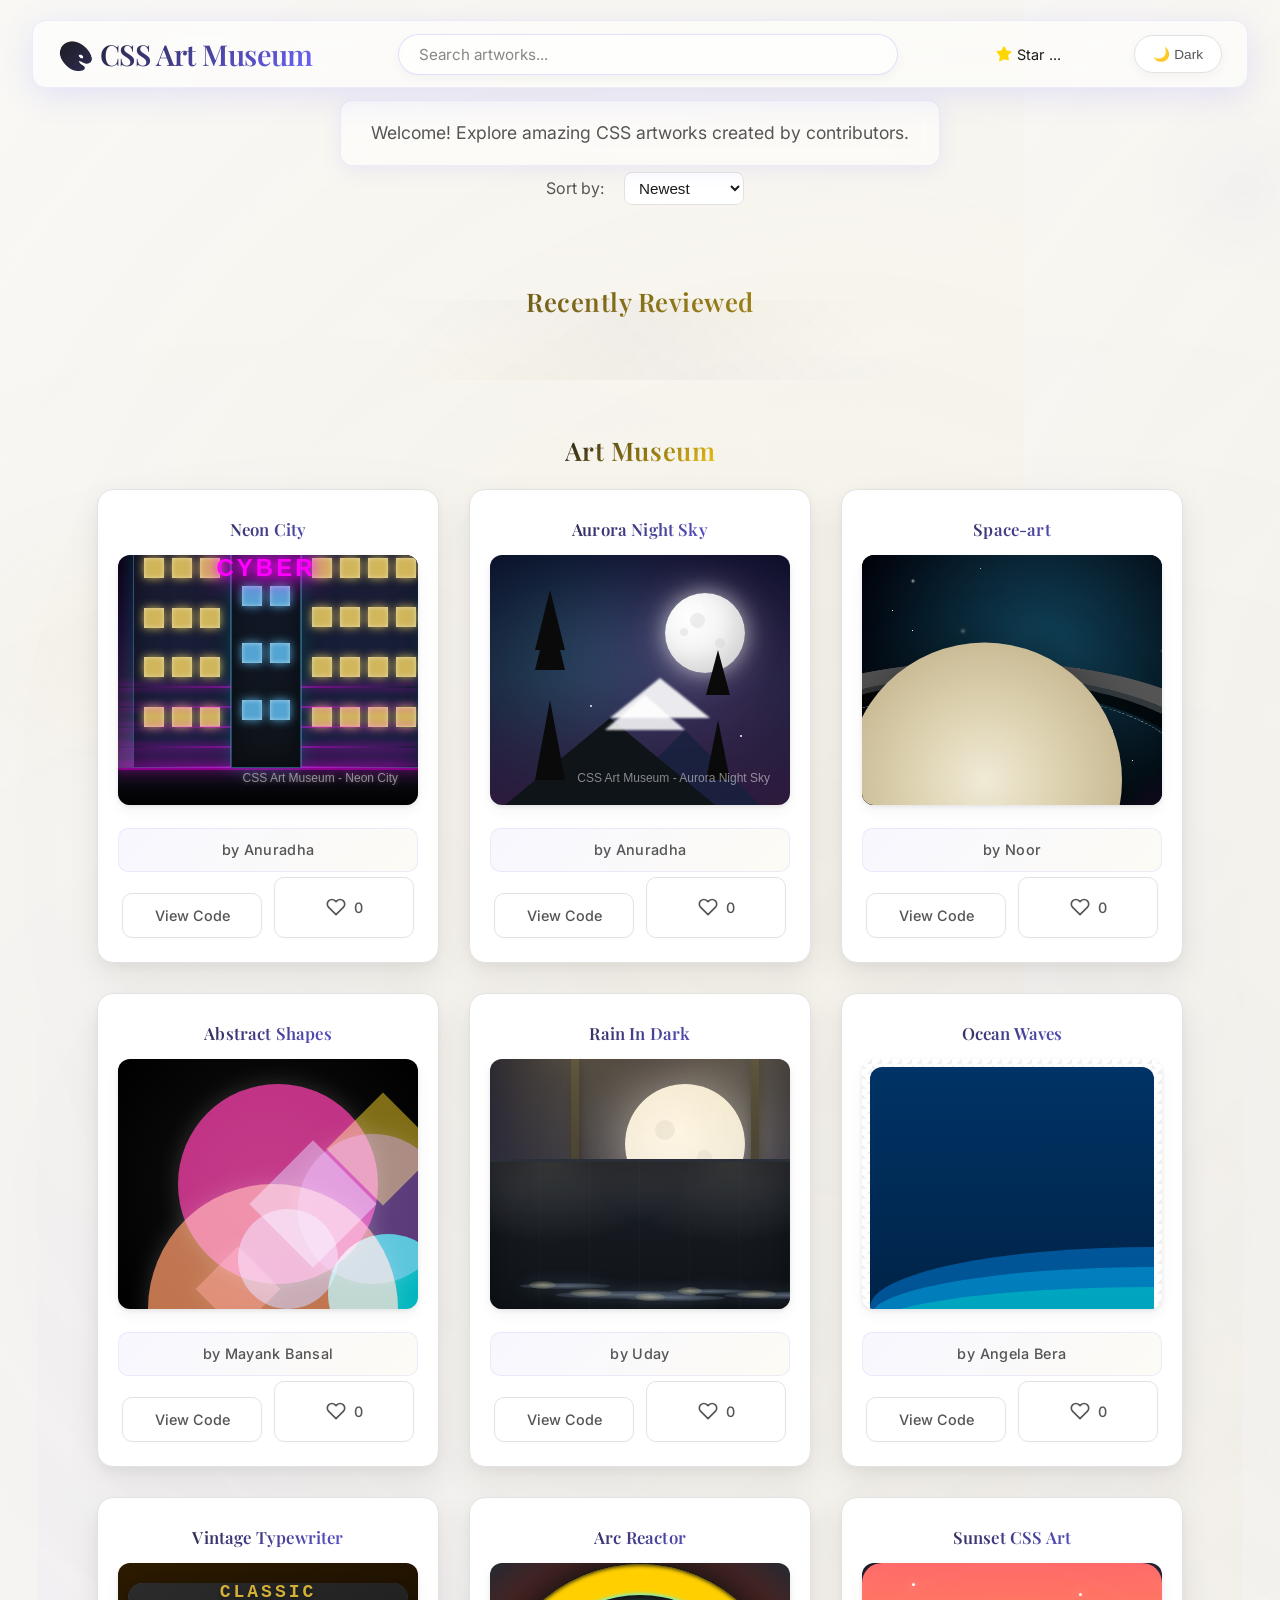
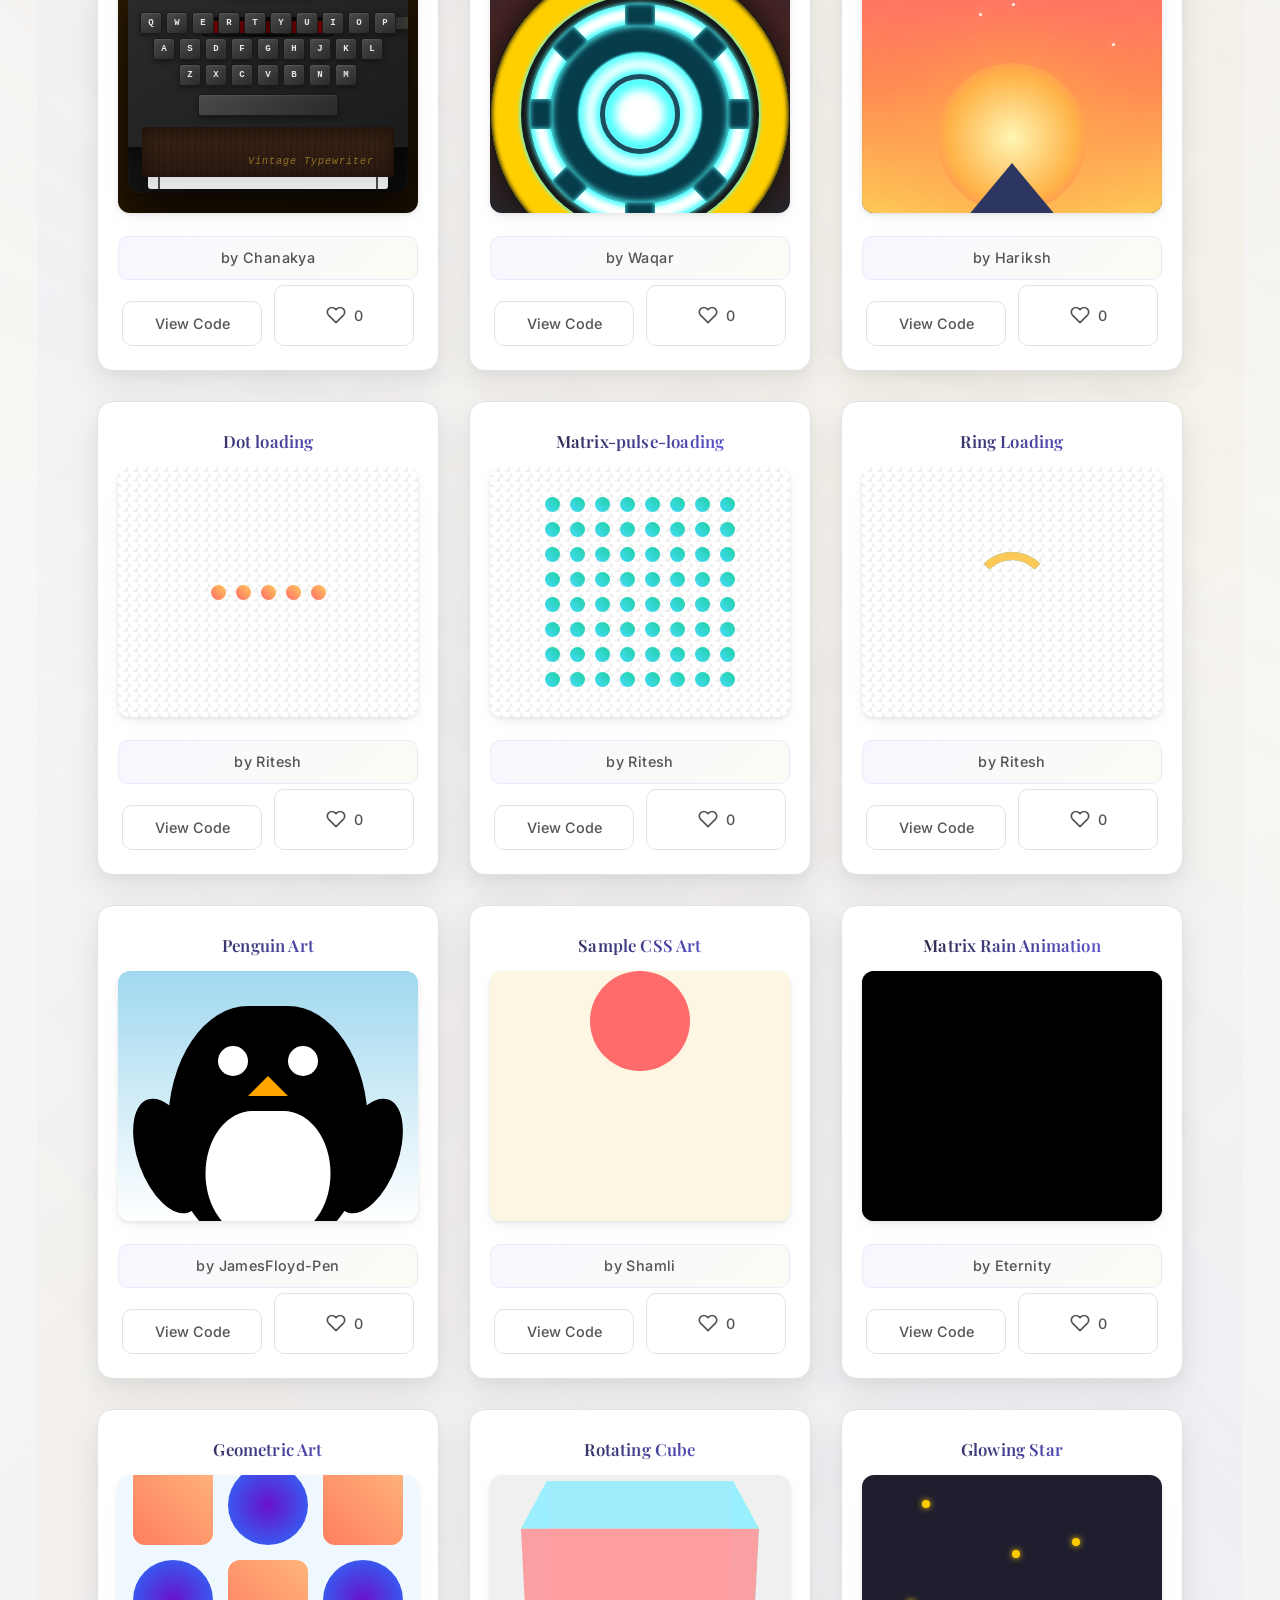
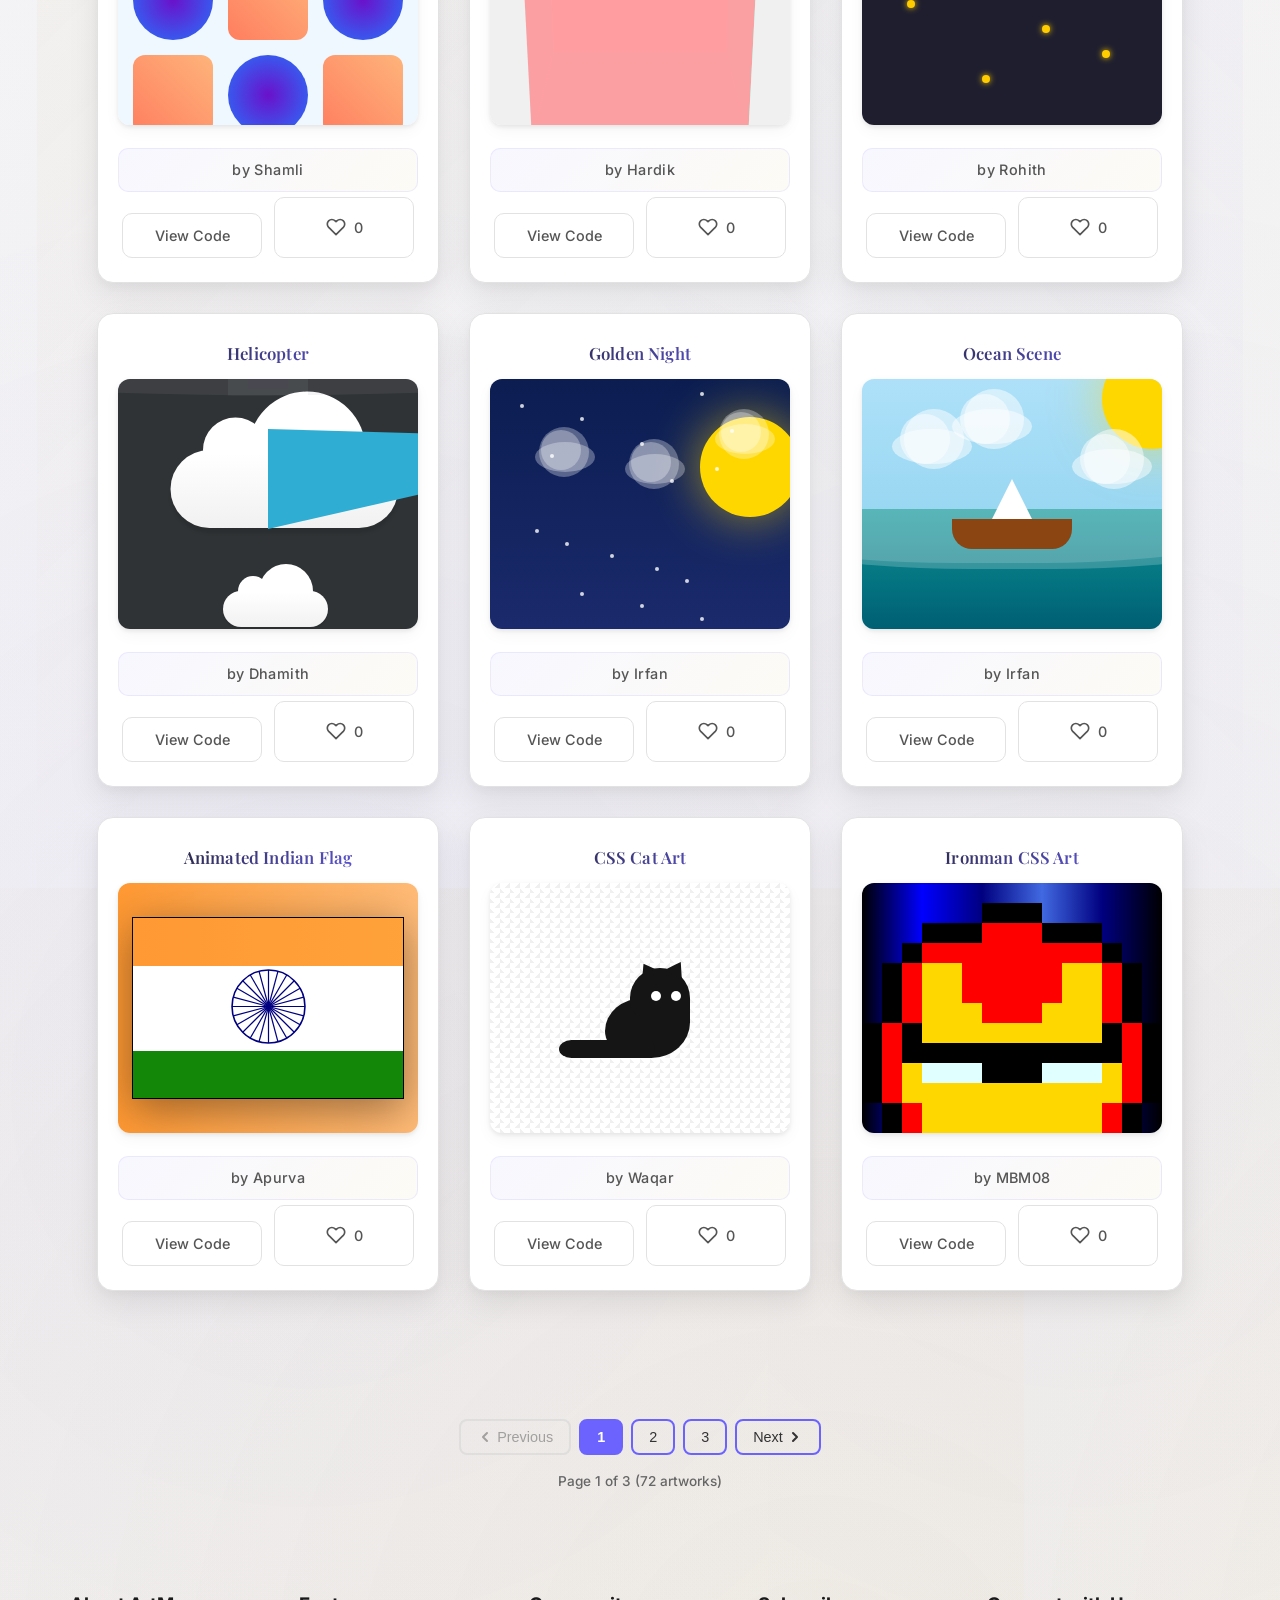
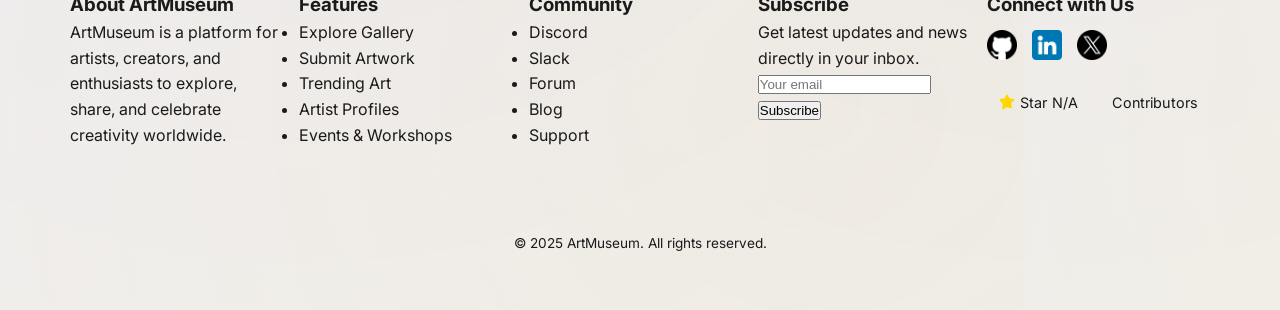
<file: index.html>
<!DOCTYPE html>
<html lang="en">
  <head>
    <meta charset="UTF-8" />
    <title>CSS Art Museum</title>


    <!-- <link rel="icon" type="image/png" href="./logo.png"> -->
    <link rel="stylesheet" href="style.css" />
    <link rel="icon" type="image/png" href="favicon.png">

    <link rel="icon" type="image/png" href="./logo.png" />
    <link rel="stylesheet" href="style.css" />
    <link rel="icon" type="image/png" href="Untitled design.png" />

    <link rel="icon" type="image/png" href="./assets/logo.png" />
    <link rel="stylesheet" href="style.css" />
    <link rel="icon" type="image/png" href="/assets/Untitled design.png" />

  </head>
  <body>
    <header>
      <nav>
        <h1 class="logo">🎨 CSS Art Museum</h1>
        <input type="text" id="search-bar" placeholder="Search artworks..." />
        <a
          href="https://github.com/pixel-museum/css-art-museum"
          target="_blank"
          rel="noopener noreferrer"
          class="footer-button star-button"
        >
          <svg
            class="star-icon"
            viewBox="0 0 16 16"
            version="1.1"
            width="16"
            height="16"
            aria-hidden="true"
          >
            <path
              fill-rule="evenodd"
              d="M8 .25a.75.75 0 01.673.418l1.882 3.815 4.21.612a.75.75 0 01.416 1.279l-3.046 2.97.719 4.192a.75.75 0 01-1.088.791L8 13.347l-3.766 1.98a.75.75 0 01-1.088-.79l.72-4.192L.818 6.374a.75.75 0 01.416-1.28l4.21-.611L7.327.668A.75.75 0 018 .25z"
            ></path>
          </svg>
          Star
          <span class="star-count-nav" id="star-count-nav">...</span>
        </a>
        <button class="theme-toggle" id="themeToggle">🌙 Dark</button>
      </nav>
      <p>Welcome! Explore amazing CSS artworks created by contributors.</p>
      <!-- Sorting Dropdown -->
      <div class="sorting-container">
        <label for="sorting-dropdown">Sort by:</label>
        <select id="sorting-dropdown">
          <option value="newest" selected>Newest</option>
          <option value="oldest">Oldest</option>
          <option value="most-liked">Most Liked</option>
          <option value="least-liked">Least Liked</option>
        </select>
      </div>
    </header>
    <section class="recently-reviewed-container">
      <h2 class="section-title">Recently Reviewed</h2>
      <div class="gallery" id="recently-reviewed-gallery">
      </div>
    </section>
    <h2 class="section-title">Art Museum</h2>
    <main class="gallery" id="gallery-container"></main>

<footer>
  <div class="footer-container">

    <!-- About Section -->
    <div class="footer-section">
      <h3>About ArtMuseum</h3>
      <p>ArtMuseum is a platform for artists, creators, and enthusiasts to explore, share, and celebrate creativity worldwide.</p>
    </div>

    <!-- Features / Quick Links -->
    <div class="footer-section">
      <h3>Features</h3>
      <ul>
        <li><a href="#">Explore Gallery</a></li>
        <li><a href="#">Submit Artwork</a></li>
        <li><a href="#">Trending Art</a></li>
        <li><a href="#">Artist Profiles</a></li>
        <li><a href="#">Events & Workshops</a></li>
      </ul>
    </div>

    <!-- Community -->
    <div class="footer-section">
      <h3>Community</h3>
      <ul>
        <li><a href="#">Discord</a></li>
        <li><a href="#">Slack</a></li>
        <li><a href="#">Forum</a></li>
        <li><a href="#">Blog</a></li>
        <li><a href="#">Support</a></li>
      </ul>
    </div>

    <!-- Newsletter -->
    <div class="footer-section footer-newsletter">
      <h3>Subscribe</h3>
      <p>Get latest updates and news directly in your inbox.</p>
      <form>
        <input type="email" placeholder="Your email" />
        <button type="submit">Subscribe</button>
      </form>
    </div>

    <!-- Social Media + Contributors -->
    <div class="footer-section">
      <h3>Connect with Us</h3>
      <div class="footer-social">
        <a href="https://github.com/pixel-museum/css-art-museum" title="GitHub"><img src="./assets/github-logo.png" alt="GitHub Logo" class="footer-social-logo"></a>
        <a href="#" title="LinkedIn"><img src="./assets/linkedin-logo.png" alt="Linkedin logo" class="footer-social-logo"></a>
        <a href="#" title="Twitter"><img src="./assets/twitter.png" alt="Twitter logo" class="footer-social-logo"></a>
      </div>

      <!-- Contributors & Stars -->
      <div class="footer-extra-buttons">
        <a href="https://github.com/pixel-museum/css-art-museum" target="_blank" class="footer-button star-button">
          <svg class="star-icon" viewBox="0 0 16 16" width="16" height="16">
            <path fill-rule="evenodd" d="M8 .25a.75.75 0 01.673.418l1.882 3.815 4.21.612a.75.75 0 01.416 1.279l-3.046 2.97.719 4.192a.75.75 0 01-1.088.791L8 13.347l-3.766 1.98a.75.75 0 01-1.088-.79l.72-4.192L.818 6.374a.75.75 0 01.416-1.28l4.21-.611L7.327.668A.75.75 0 018 .25z"></path>
          </svg>
          Star <span class="star-count" id="star-count">...</span>
        </a>
        <a href="Contributors/contributors.html" target="_blank" class="footer-button">Contributors</a>
      </div>
    </div>

  </div>

  <!-- Copyright -->
  <div class="footer-bottom">
    &copy; 2025 ArtMuseum. All rights reserved.
  </div>
</footer>


    <button id="scrollToTop" class="scroll-to-top" aria-label="Scroll to top">
      <svg
        width="24"
        height="24"
        viewBox="0 0 24 24"
        fill="none"
        xmlns="http://www.w3.org/2000/svg"
      >
        <path d="M12 4L4 12H8V20H16V12H20L12 4Z" fill="currentColor" />
      </svg>
      <svg
        width="24"
        height="24"
        viewBox="0 0 24 24"
        fill="none"
        xmlns="http://www.w3.org/2000/svg"
      >
        <path d="M12 4L4 12H8V20H16V12H20L12 4Z" fill="currentColor" />
      </svg>
    </button>

    <script src="./js/api-service.js"></script>
  <script src="./js/pagination.js"></script>
  <script src="./js/likes.js"></script>
  <script src="./js/sorting.js"></script>
  <script src="./js/script.js"></script>
  </body>
</html>
</file>
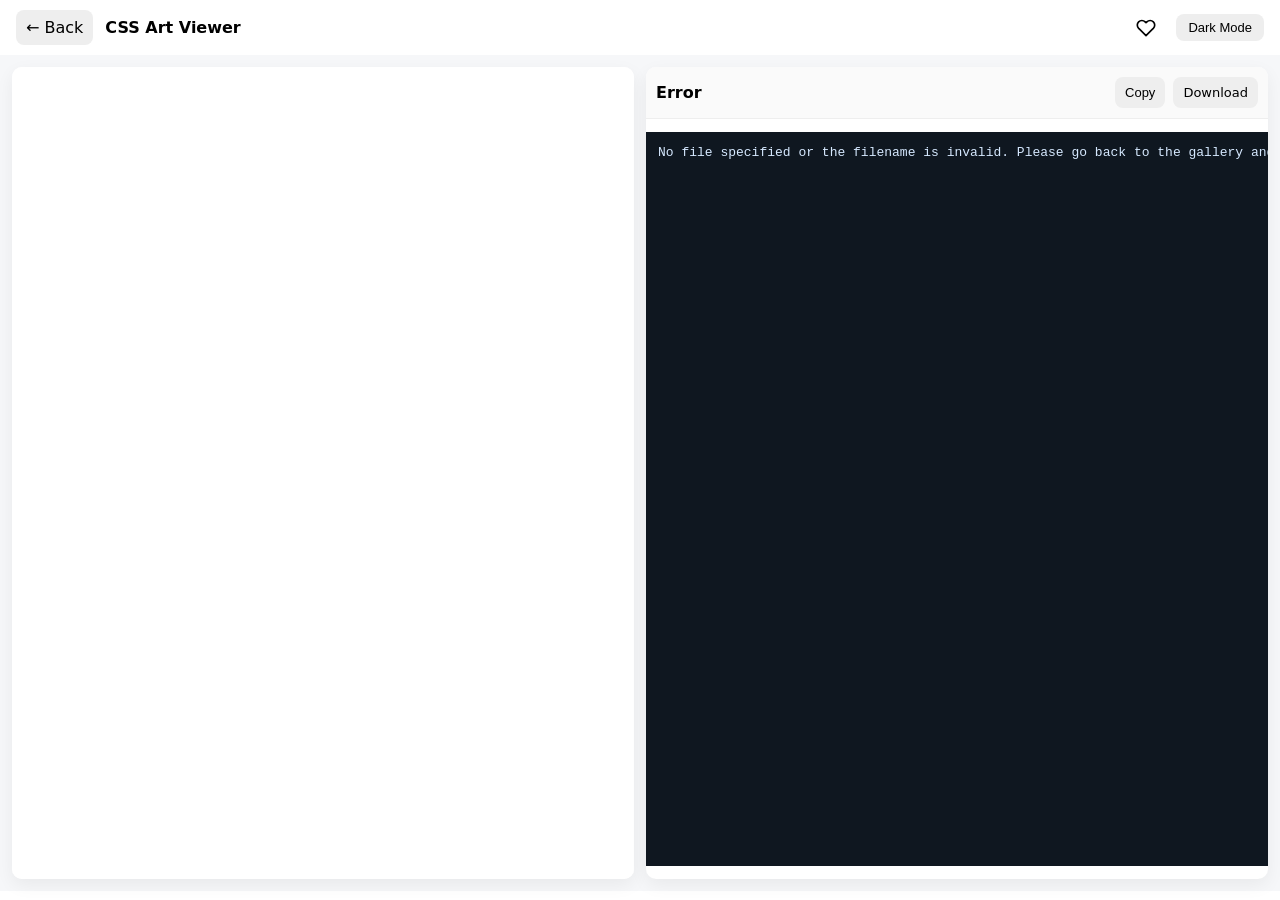
<file: art-viewer.html>
<!DOCTYPE html>
<html lang="en">
  <head>
    <meta charset="utf-8" />
    <meta name="viewport" content="width=device-width,initial-scale=1" />
    <title>Art Viewer — CSS Art Museum</title>
    <link rel="stylesheet" href="art-viewer.css" />
  </head>
  <body>
    <header>
      <a class="back" href="index.html" title="Back to gallery">← Back</a>
      <h1>CSS Art Viewer</h1>
      <div class="like-container" data-id="${art.file}">
        <svg
          class="heart-icon"
          viewBox="0 0 24 24"
          width="24"
          height="24"
          fill="none"
          stroke="currentColor"
          stroke-width="2"
          stroke-linecap="round"
          stroke-linejoin="round"
        >
          <path
            d="M20.84 4.61a5.5 5.5 0 0 0-7.78 0L12 5.67l-1.06-1.06a5.5 5.5 0 0 0-7.78 7.78l1.06 1.06L12 21.23l7.78-7.78 1.06-1.06a5.5 5.5 0 0 0 0-7.78z"
          ></path>
        </svg>
        <span></span>
      </div>
      <button class="theme-toggle" id="themeToggle">Toggle Theme</button>
    </header>

    <main class="wrap">
      <section class="preview-panel" aria-label="Live preview">
        <iframe class="preview" id="artPreview" title="Art preview"></iframe>
      </section>

      <section class="code-panel" aria-label="Source code">
        <div class="code-header">
          <div class="filename" id="fileName">—</div>
          <div class="controls">
            <button class="btn" id="copyBtn">Copy</button>
            <a class="btn" id="downloadBtn" href="#" download>Download</a>
          </div>
        </div>

        <pre class="code-area" id="codeBlock" aria-live="polite">
Loading code…</pre
        >
      </section>
    </main>
    
    <script src="./js/api-service.js"></script>
    <script src="./js/art-viewer.js"></script>
  </body>
</html>
</file>
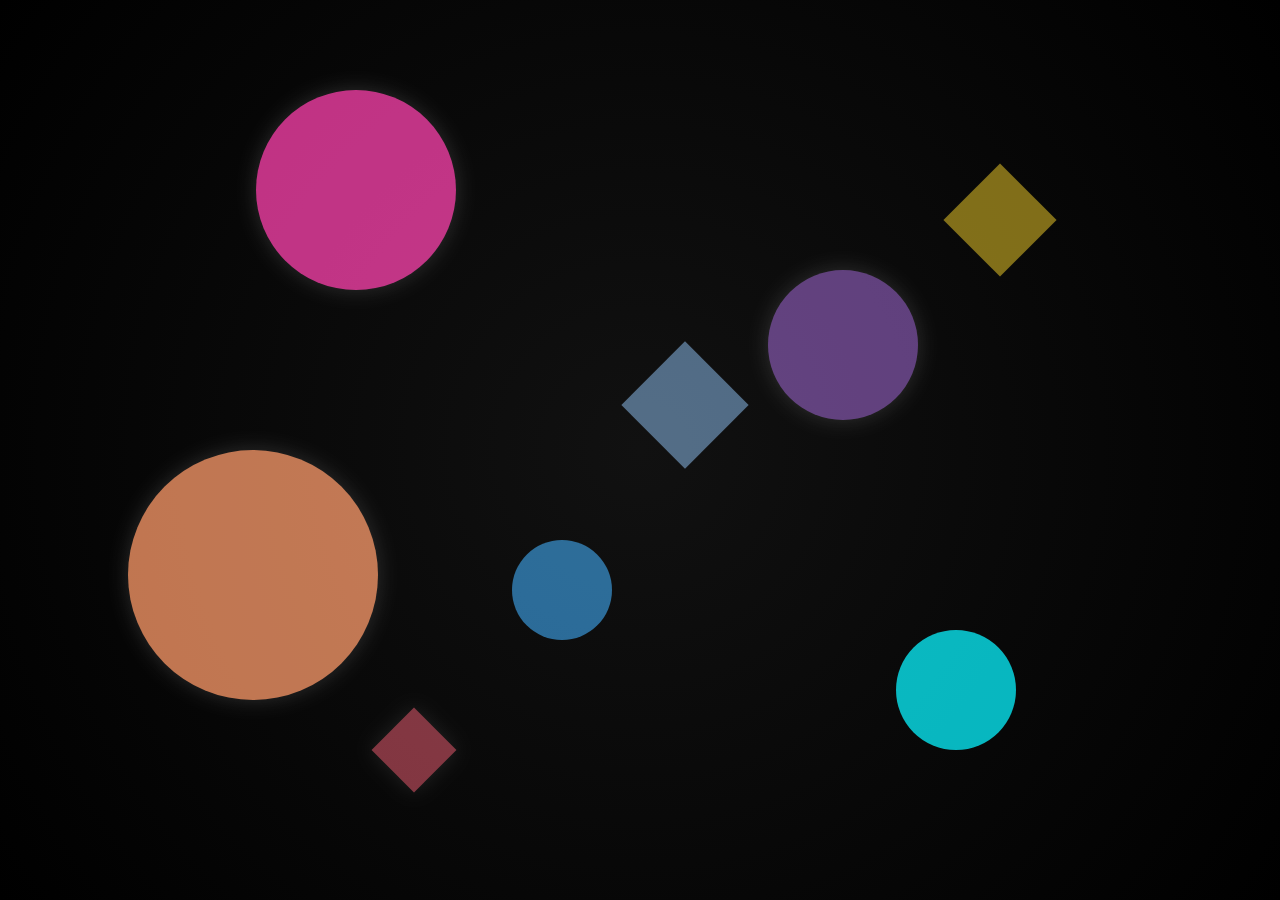
<file: arts/abstract_shapes.html>
<!DOCTYPE html>
<html lang="en">
<head>
  <meta charset="UTF-8">
  <title>CSS Abstract Art</title>
  <style>
    * {
      box-sizing: border-box;
      margin: 0;
      padding: 0;
    }

    body {
      background: radial-gradient(circle at center, #111 0%, #000 100%);
      height: 100vh;
      overflow: hidden;
    }

    .art-container {
      position: relative;
      width: 100vw;
      height: 100vh;
    }

    .shape {
      position: absolute;
      border-radius: 50%;
      opacity: 0.75;
      mix-blend-mode: screen;
      animation-timing-function: ease-in-out;
    }

    .shape1 {
      width: 200px;
      height: 200px;
      background: #ff3cac;
      top: 10%;
      left: 20%;
      animation: float1 8s infinite alternate;
    }

    .shape2 {
      width: 150px;
      height: 150px;
      background: #784ba0;
      top: 30%;
      left: 60%;
      animation: float2 6s infinite alternate;
    }

    .shape3 {
      width: 100px;
      height: 100px;
      background: #2b86c5;
      top: 60%;
      left: 40%;
      animation: float3 5s infinite alternate;
    }

    .shape4 {
      width: 250px;
      height: 250px;
      background: #ff9966;
      top: 50%;
      left: 10%;
      animation: float4 7s infinite alternate;
    }

    .shape5 {
      width: 120px;
      height: 120px;
      background: #00f2fe;
      top: 70%;
      left: 70%;
      animation: float5 9s infinite alternate;
    }

    .square {
      border-radius: 0;
      opacity: 0.5;
      transform: rotate(45deg);
    }

    .square1 {
      width: 80px;
      height: 80px;
      background: #f9d423;
      top: 20%;
      left: 75%;
      animation: square1 6s infinite alternate;
    }

    .square2 {
      width: 60px;
      height: 60px;
      background: #fc6076;
      top: 80%;
      left: 30%;
      animation: square2 10s infinite alternate;
    }

    .square3 {
      width: 90px;
      height: 90px;
      background: #8EC5FC;
      top: 40%;
      left: 50%;
      animation: square3 8s infinite alternate;
    }

    @keyframes float1 {
      0% {
        transform: translateY(0) scale(1);
      }
      100% {
        transform: translateY(-50px) scale(1.1);
      }
    }

    @keyframes float2 {
      0% {
        transform: translate(0, 0) scale(1);
      }
      100% {
        transform: translate(-30px, 20px) scale(1.05);
      }
    }

    @keyframes float3 {
      0% {
        transform: translateY(0) rotate(0deg);
      }
      100% {
        transform: translateY(-30px) rotate(180deg);
      }
    }

    @keyframes float4 {
      0% {
        transform: scale(1) rotate(0deg);
      }
      100% {
        transform: scale(1.2) rotate(360deg);
      }
    }

    @keyframes float5 {
      0% {
        transform: translateX(0px);
      }
      100% {
        transform: translateX(50px);
      }
    }

    @keyframes square1 {
      0% {
        transform: rotate(0deg) scale(1);
      }
      100% {
        transform: rotate(360deg) scale(1.1);
      }
    }

    @keyframes square2 {
      0% {
        transform: translateY(0px);
      }
      100% {
        transform: translateY(-60px);
      }
    }

    @keyframes square3 {
      0% {
        transform: scale(1);
      }
      100% {
        transform: scale(1.3);
      }
    }
    .glow {
      box-shadow: 0 0 20px rgba(255, 255, 255, 0.2);
      animation: pulse 3s infinite;
    }

    @keyframes pulse {
      0%, 100% {
        box-shadow: 0 0 20px rgba(255, 255, 255, 0.2);
      }
      50% {
        box-shadow: 0 0 40px rgba(255, 255, 255, 0.4);
      }
    }
  </style>
</head>
<body>
  <div class="art-container">
    <div class="shape shape1 glow"></div>
    <div class="shape shape2 glow"></div>
    <div class="shape shape3"></div>
    <div class="shape shape4 glow"></div>
    <div class="shape shape5"></div>

    <div class="shape square square1"></div>
    <div class="shape square square2 glow"></div>
    <div class="shape square square3"></div>
  </div>
</body>
</html>
</file>
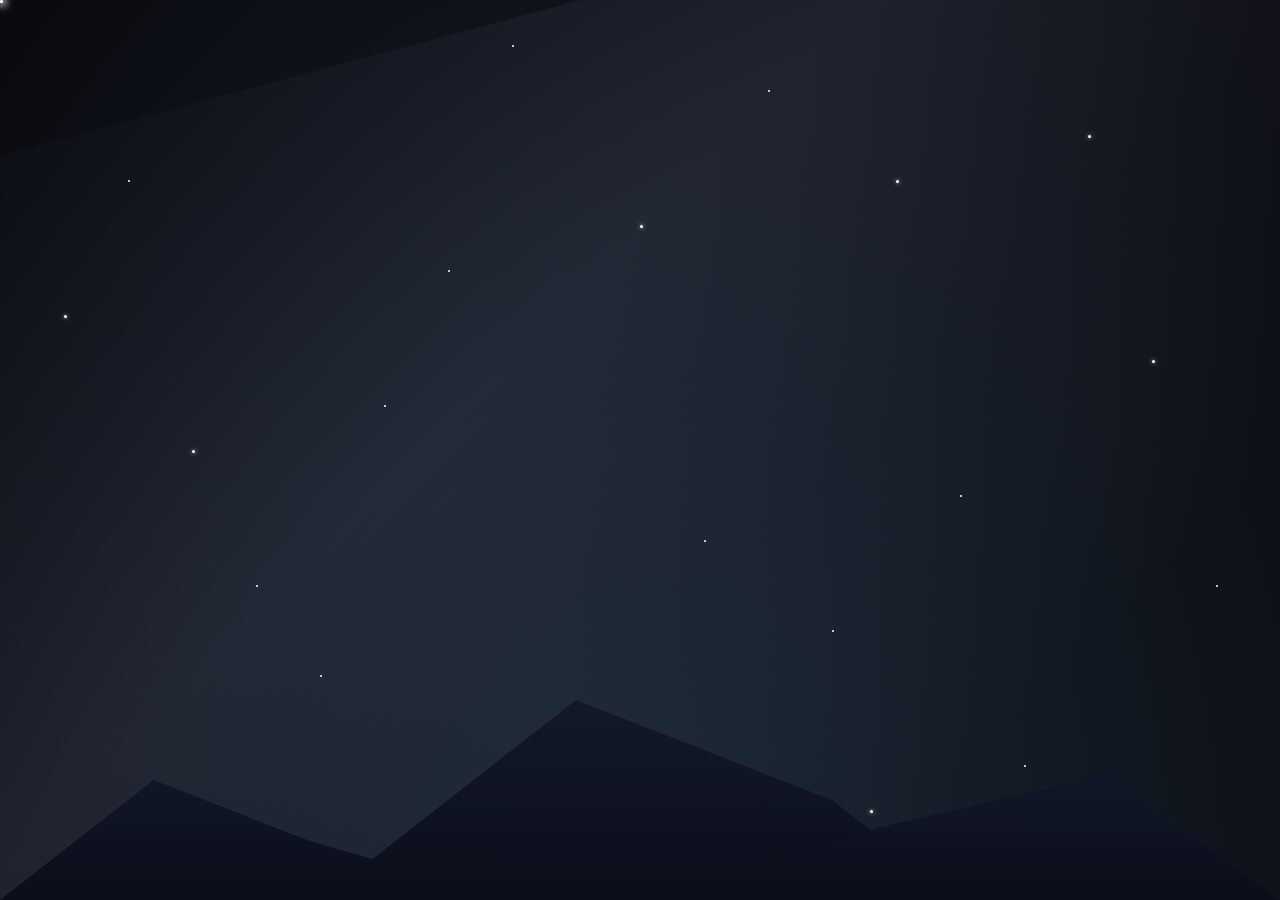
<file: arts/aditi-meteor-shower.html>
<!DOCTYPE html>
<html lang="en">
<head>
    <meta charset="UTF-8">
    <meta name="viewport" content="width=device-width, initial-scale=1.0">
    <title>Meteor Shower</title>
    <style>
        * {
            margin: 0;
            padding: 0;
            box-sizing: border-box;
        }

        body {
            overflow: hidden;
            background: radial-gradient(ellipse at bottom, #1B2735 0%, #090A0F 100%);
            height: 100vh;
        }

        .scene {
            position: relative;
            width: 100%;
            height: 100vh;
            overflow: hidden;
        }

        /* Starfield background */
        .stars {
            position: absolute;
            width: 100%;
            height: 100%;
        }

        .star {
            position: absolute;
            width: 2px;
            height: 2px;
            background: white;
            border-radius: 50%;
            animation: twinkle 3s ease-in-out infinite;
        }

        .star.bright {
            width: 3px;
            height: 3px;
            box-shadow: 0 0 4px rgba(255, 255, 255, 0.8);
        }

        @keyframes twinkle {
            0%, 100% { opacity: 0.3; }
            50% { opacity: 1; }
        }

        /* Generate random stars */
        .star:nth-child(1) { left: 10%; top: 20%; animation-delay: 0s; }
        .star:nth-child(2) { left: 85%; top: 15%; animation-delay: 0.5s; }
        .star:nth-child(3) { left: 30%; top: 45%; animation-delay: 1s; }
        .star:nth-child(4) { left: 65%; top: 70%; animation-delay: 1.5s; }
        .star:nth-child(5) { left: 50%; top: 25%; animation-delay: 2s; }
        .star:nth-child(6) { left: 75%; top: 55%; animation-delay: 2.5s; }
        .star:nth-child(7) { left: 20%; top: 65%; animation-delay: 0.8s; }
        .star:nth-child(8) { left: 90%; top: 40%; animation-delay: 1.3s; }
        .star:nth-child(9) { left: 45%; top: 80%; animation-delay: 1.8s; }
        .star:nth-child(10) { left: 60%; top: 10%; animation-delay: 2.3s; }
        .star:nth-child(11) { left: 15%; top: 50%; animation-delay: 0.3s; }
        .star:nth-child(12) { left: 80%; top: 85%; animation-delay: 1.1s; }
        .star:nth-child(13) { left: 35%; top: 30%; animation-delay: 1.6s; }
        .star:nth-child(14) { left: 70%; top: 20%; animation-delay: 2.1s; }
        .star:nth-child(15) { left: 25%; top: 75%; animation-delay: 0.6s; }
        .star:nth-child(16) { left: 55%; top: 60%; animation-delay: 1.4s; }
        .star:nth-child(17) { left: 5%; top: 35%; animation-delay: 1.9s; }
        .star:nth-child(18) { left: 95%; top: 65%; animation-delay: 2.4s; }
        .star:nth-child(19) { left: 40%; top: 5%; animation-delay: 0.9s; }
        .star:nth-child(20) { left: 68%; top: 90%; animation-delay: 1.7s; }

        /* Meteors */
        .meteor {
            position: absolute;
            width: 3px;
            height: 3px;
            background: white;
            border-radius: 50%;
            box-shadow: 0 0 8px 2px rgba(255, 255, 255, 0.8);
            animation: shootMeteor linear infinite;
        }

        .meteor::before {
            content: '';
            position: absolute;
            width: 100px;
            height: 2px;
            background: linear-gradient(to right, 
                rgba(255, 255, 255, 0.9), 
                rgba(255, 255, 255, 0.6) 30%,
                rgba(200, 220, 255, 0.3) 60%,
                transparent);
            top: 50%;
            right: 3px;
            transform: translateY(-50%);
            border-radius: 50%;
        }

        @keyframes shootMeteor {
            0% {
                transform: translate(0, 0) rotate(45deg);
                opacity: 1;
            }
            70% {
                opacity: 1;
            }
            100% {
                transform: translate(-600px, 600px) rotate(45deg);
                opacity: 0;
            }
        }

        /* Different meteor timings and positions */
        .meteor:nth-child(1) { left: 20%; top: -5%; animation-duration: 2s; animation-delay: 0s; }
        .meteor:nth-child(2) { left: 50%; top: -8%; animation-duration: 2.3s; animation-delay: 0.5s; }
        .meteor:nth-child(3) { left: 80%; top: -3%; animation-duration: 1.8s; animation-delay: 1s; }
        .meteor:nth-child(4) { left: 35%; top: -6%; animation-duration: 2.1s; animation-delay: 1.5s; }
        .meteor:nth-child(5) { left: 65%; top: -4%; animation-duration: 2.4s; animation-delay: 2s; }
        .meteor:nth-child(6) { left: 90%; top: -7%; animation-duration: 1.9s; animation-delay: 2.5s; }
        .meteor:nth-child(7) { left: 15%; top: -9%; animation-duration: 2.2s; animation-delay: 3s; }
        .meteor:nth-child(8) { left: 45%; top: -5%; animation-duration: 2s; animation-delay: 3.5s; }
        .meteor:nth-child(9) { left: 75%; top: -8%; animation-duration: 2.3s; animation-delay: 4s; }
        .meteor:nth-child(10) { left: 25%; top: -4%; animation-duration: 2.1s; animation-delay: 4.5s; }
        .meteor:nth-child(11) { left: 55%; top: -6%; animation-duration: 1.8s; animation-delay: 5s; }
        .meteor:nth-child(12) { left: 85%; top: -9%; animation-duration: 2.4s; animation-delay: 5.5s; }
        .meteor:nth-child(13) { left: 10%; top: -7%; animation-duration: 2.2s; animation-delay: 6s; }
        .meteor:nth-child(14) { left: 40%; top: -5%; animation-duration: 1.9s; animation-delay: 6.5s; }
        .meteor:nth-child(15) { left: 70%; top: -8%; animation-duration: 2.1s; animation-delay: 7s; }

        /* Larger meteors */
        .meteor.large {
            width: 5px;
            height: 5px;
            box-shadow: 0 0 15px 4px rgba(255, 255, 255, 0.9);
        }

        .meteor.large::before {
            width: 150px;
            height: 3px;
            background: linear-gradient(to right, 
                rgba(255, 255, 255, 1), 
                rgba(255, 255, 255, 0.8) 20%,
                rgba(200, 220, 255, 0.5) 50%,
                rgba(150, 180, 255, 0.2) 80%,
                transparent);
        }

        .meteor:nth-child(3), .meteor:nth-child(7), .meteor:nth-child(12) {
            width: 5px;
            height: 5px;
            box-shadow: 0 0 15px 4px rgba(255, 255, 255, 0.9);
        }

        .meteor:nth-child(3)::before, 
        .meteor:nth-child(7)::before, 
        .meteor:nth-child(12)::before {
            width: 150px;
            height: 3px;
            background: linear-gradient(to right, 
                rgba(255, 255, 255, 1), 
                rgba(255, 255, 255, 0.8) 20%,
                rgba(200, 220, 255, 0.5) 50%,
                rgba(150, 180, 255, 0.2) 80%,
                transparent);
        }

        /* Milky Way glow */
        .milky-way {
            position: absolute;
            width: 120%;
            height: 100%;
            left: -10%;
            top: 0;
            background: linear-gradient(to bottom right,
                transparent 0%,
                rgba(150, 150, 200, 0.05) 20%,
                rgba(180, 180, 220, 0.1) 40%,
                rgba(150, 150, 200, 0.05) 60%,
                transparent 80%);
            transform: rotate(-15deg);
            pointer-events: none;
        }

        /* Mountain silhouette */
        .mountains {
            position: absolute;
            bottom: 0;
            width: 100%;
            height: 250px;
        }

        .mountain {
            position: absolute;
            bottom: 0;
            background: linear-gradient(to top, #0a0e1a, #161b2e);
        }

        .mountain1 {
            left: 0;
            width: 40%;
            height: 200px;
            clip-path: polygon(0% 100%, 30% 40%, 60% 70%, 100% 100%);
        }

        .mountain2 {
            left: 25%;
            width: 50%;
            height: 250px;
            clip-path: polygon(0% 100%, 40% 20%, 80% 60%, 100% 100%);
        }

        .mountain3 {
            right: 0;
            width: 45%;
            height: 180px;
            clip-path: polygon(0% 100%, 30% 60%, 70% 30%, 100% 100%);
        }

        /* Shooting star trails */
        .trail {
            position: absolute;
            width: 2px;
            height: 80px;
            background: linear-gradient(to bottom,
                rgba(255, 255, 255, 0.8),
                rgba(200, 220, 255, 0.4),
                transparent);
            animation: fadeTrail 0.5s ease-out forwards;
            pointer-events: none;
            opacity: 0;
        }

        @keyframes fadeTrail {
            0% { opacity: 0.6; }
            100% { opacity: 0; }
        }
    </style>
</head>
<body>
    <div class="scene">
        <!-- Milky Way -->
        <div class="milky-way"></div>

        <!-- Starfield -->
        <div class="stars">
            <div class="star"></div>
            <div class="star bright"></div>
            <div class="star"></div>
            <div class="star"></div>
            <div class="star bright"></div>
            <div class="star"></div>
            <div class="star"></div>
            <div class="star bright"></div>
            <div class="star"></div>
            <div class="star"></div>
            <div class="star bright"></div>
            <div class="star"></div>
            <div class="star"></div>
            <div class="star bright"></div>
            <div class="star"></div>
            <div class="star"></div>
            <div class="star bright"></div>
            <div class="star"></div>
            <div class="star"></div>
            <div class="star bright"></div>
        </div>

        <!-- Meteors -->
        <div class="meteor"></div>
        <div class="meteor"></div>
        <div class="meteor"></div>
        <div class="meteor"></div>
        <div class="meteor"></div>
        <div class="meteor"></div>
        <div class="meteor"></div>
        <div class="meteor"></div>
        <div class="meteor"></div>
        <div class="meteor"></div>
        <div class="meteor"></div>
        <div class="meteor"></div>
        <div class="meteor"></div>
        <div class="meteor"></div>
        <div class="meteor"></div>

        <!-- Mountain silhouette -->
        <div class="mountains">
            <div class="mountain mountain1"></div>
            <div class="mountain mountain2"></div>
            <div class="mountain mountain3"></div>
        </div>
    </div>
</body>
</html>
</file>
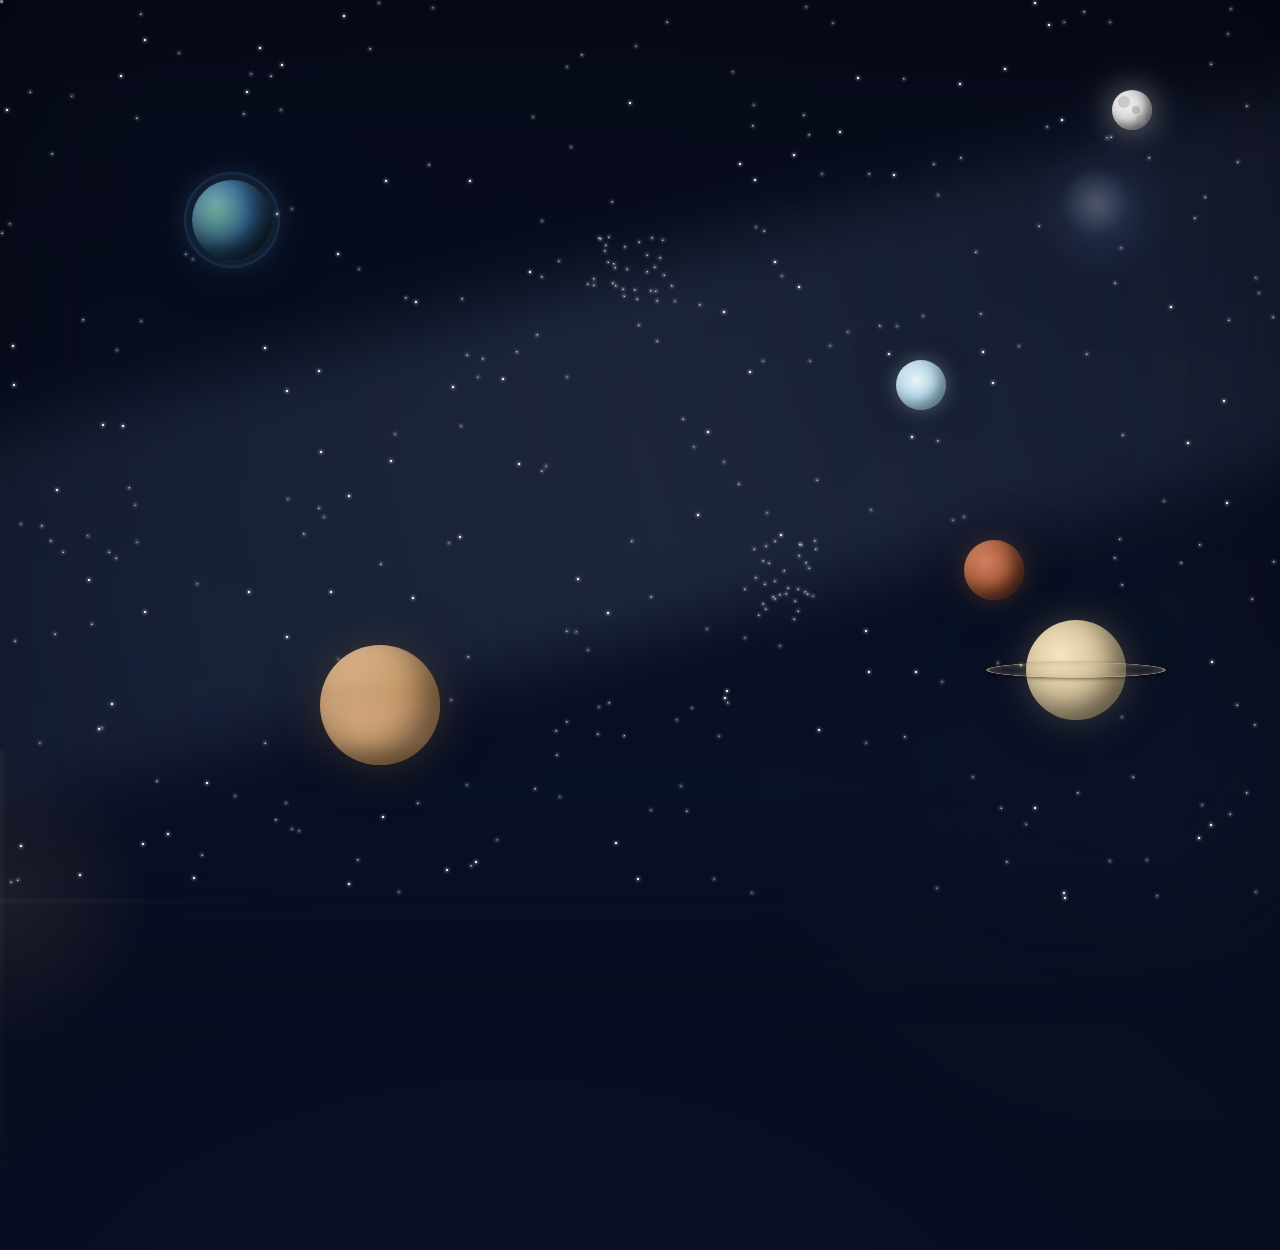
<file: arts/aerospace-celestial_wanderers.html>
<!DOCTYPE html>
<html lang="en">

<head>
  <meta charset="UTF-8">
  <meta name="viewport" content="width=device-width, initial-scale=1.0">
  <title>Celestial Wanderers</title>
  <style>
    * {
      margin: 0;
      padding: 0;
      box-sizing: border-box;
    }

    body {
      overflow: hidden;
      height: 100vh;
      background: radial-gradient(ellipse at 20% 80%, #0a1128 0%, #020208 100%);
      background-size: 200% 200%;
      animation: backgroundShift 120s ease-in-out infinite;
      position: relative;
      cursor: crosshair;
    }

    @keyframes backgroundShift {

      0%,
      100% {
        background-position: 0% 0%;
      }

      50% {
        background-position: 100% 100%;
      }
    }

    .milky-way {
      position: absolute;
      width: 200%;
      height: 40%;
      top: 30%;
      left: -50%;
      background: linear-gradient(90deg,
          transparent 0%,
          rgba(120, 140, 180, 0.05) 10%,
          rgba(140, 160, 200, 0.12) 30%,
          rgba(160, 180, 220, 0.15) 50%,
          rgba(140, 160, 200, 0.12) 70%,
          rgba(120, 140, 180, 0.05) 90%,
          transparent 100%);
      transform: rotate(-15deg);
      filter: blur(30px);
      z-index: 1;
      animation: milkyWayDrift 200s linear infinite;
    }

    @keyframes milkyWayDrift {
      from {
        transform: rotate(-15deg) translateX(0);
      }

      to {
        transform: rotate(-15deg) translateX(100px);
      }
    }

    .distant-galaxy {
      position: absolute;
      width: 150px;
      height: 150px;
      top: 15%;
      right: 8%;
      background:
        radial-gradient(ellipse at center,
          rgba(180, 200, 255, 0.15) 0%,
          rgba(140, 180, 255, 0.1) 20%,
          rgba(100, 150, 220, 0.06) 40%,
          transparent 70%);
      border-radius: 50%;
      z-index: 1;
      animation: galaxyRotate 300s linear infinite;
      filter: blur(2px);
    }

    .distant-galaxy::before {
      content: '';
      position: absolute;
      width: 100%;
      height: 100%;
      background:
        radial-gradient(ellipse at 45% 45%,
          rgba(255, 255, 255, 0.2) 0%,
          transparent 30%);
      border-radius: 50%;
    }

    @keyframes galaxyRotate {
      from {
        transform: rotate(0deg);
      }

      to {
        transform: rotate(360deg);
      }
    }

    .aurora {
      position: absolute;
      width: 100%;
      height: 100%;
      background: linear-gradient(135deg,
          rgba(30, 60, 114, 0.15) 0%,
          rgba(42, 82, 152, 0.1) 25%,
          rgba(72, 149, 180, 0.12) 50%,
          rgba(88, 120, 140, 0.08) 75%,
          rgba(30, 60, 114, 0.15) 100%);
      background-size: 400% 400%;
      animation: auroraShift 60s ease infinite;
      filter: blur(80px);
      z-index: 1;
      opacity: 0.6;
    }

    @keyframes auroraShift {

      0%,
      100% {
        background-position: 0% 50%;
      }

      50% {
        background-position: 100% 50%;
      }
    }

    .stars-container {
      position: absolute;
      width: 100%;
      height: 100%;
      z-index: 2;
      transition: transform 0.3s ease-out;
    }

    .star {
      position: absolute;
      background: rgba(255, 255, 255, 0.9);
      border-radius: 50%;
      animation: starTwinkle 5s ease-in-out infinite;
    }

    .star::before {
      content: '';
      position: absolute;
      top: 50%;
      left: 50%;
      transform: translate(-50%, -50%);
      width: 100%;
      height: 100%;
      background: inherit;
      border-radius: 50%;
      box-shadow: 0 0 3px 1px rgba(255, 255, 255, 0.5);
    }

    @keyframes starTwinkle {

      0%,
      100% {
        opacity: 0.4;
      }

      50% {
        opacity: 1;
      }
    }

    .star-medium {
      width: 2px;
      height: 2px;
    }

    .star-small {
      width: 1px;
      height: 1px;
    }

    .star-distant {
      background: rgba(200, 220, 255, 0.6);
      animation: starDistantTwinkle 8s ease-in-out infinite;
    }

    @keyframes starDistantTwinkle {

      0%,
      100% {
        opacity: 0.2;
      }

      50% {
        opacity: 0.7;
      }
    }

    .star-cluster {
      position: absolute;
      width: 100px;
      height: 100px;
      z-index: 2;
      filter: blur(0.5px);
    }

    .cluster-1 {
      top: 25%;
      left: 45%;
    }

    .cluster-2 {
      bottom: 30%;
      right: 35%;
    }

    .planet {
      position: absolute;
      border-radius: 50%;
      z-index: 3;
      filter: drop-shadow(0 0 20px rgba(0, 0, 0, 0.5));
      transition: transform 0.3s ease-out;
    }

    .planet-earth {
      width: 80px;
      height: 80px;
      background: radial-gradient(circle at 30% 30%,
          #5b9bd5 0%,
          #2e5c8a 40%,
          #1a3a52 70%,
          #0d1f2d 100%);
      top: 20%;
      left: 15%;
      animation: planetOrbitLarge 45s ease-in-out infinite;
      box-shadow:
        inset -10px -10px 20px rgba(0, 0, 0, 0.6),
        inset 5px 5px 15px rgba(255, 255, 255, 0.1),
        0 0 30px rgba(91, 155, 213, 0.3),
        0 0 60px rgba(91, 155, 213, 0.15);
    }

    .planet-earth::after {
      content: '';
      position: absolute;
      width: 100%;
      height: 100%;
      border-radius: 50%;
      background: radial-gradient(circle at 30% 40%,
          rgba(139, 195, 74, 0.4) 0%,
          transparent 50%);
      animation: planetRotate 30s linear infinite;
    }

    .planet-earth::before {
      content: '';
      position: absolute;
      width: 120%;
      height: 120%;
      top: -10%;
      left: -10%;
      border-radius: 50%;
      background: radial-gradient(circle,
          transparent 65%,
          rgba(100, 180, 255, 0.15) 70%,
          transparent 85%);
    }

    .planet-mars {
      width: 60px;
      height: 60px;
      background: radial-gradient(circle at 35% 35%,
          #cd7f5e 0%,
          #a85a3a 50%,
          #7d3f2b 100%);
      top: 60%;
      right: 20%;
      animation: planetOrbitMedium 55s ease-in-out infinite;
      box-shadow:
        inset -8px -8px 15px rgba(0, 0, 0, 0.6),
        inset 4px 4px 10px rgba(255, 200, 150, 0.2),
        0 0 25px rgba(205, 127, 94, 0.3);
    }

    .planet-saturn {
      width: 100px;
      height: 100px;
      background: radial-gradient(circle at 35% 35%,
          #f4e4c1 0%,
          #d9c79e 40%,
          #b8a782 100%);
      bottom: 20%;
      right: 12%;
      animation: planetOrbitSaturn 80s ease-in-out infinite;
      box-shadow:
        inset -12px -12px 25px rgba(0, 0, 0, 0.5),
        inset 6px 6px 15px rgba(255, 245, 220, 0.2),
        0 0 35px rgba(244, 228, 193, 0.25);
    }

    .saturn-ring {
      position: absolute;
      width: 180px;
      height: 60px;
      border: 3px solid rgba(200, 180, 150, 0.6);
      border-radius: 50%;
      top: 50%;
      left: 50%;
      transform: translate(-50%, -50%) rotateX(75deg);
      box-shadow:
        inset 0 0 20px rgba(180, 160, 130, 0.4),
        0 5px 15px rgba(0, 0, 0, 0.5);
    }

    .saturn-ring::before {
      content: '';
      position: absolute;
      width: 100%;
      height: 100%;
      border-radius: 50%;
      background: linear-gradient(90deg,
          transparent 0%,
          rgba(200, 180, 150, 0.15) 50%,
          transparent 100%);
    }


    .planet-jupiter {
      width: 120px;
      height: 120px;
      background:
        radial-gradient(ellipse at 30% 30%,
          rgba(230, 200, 170, 0.4) 0%,
          transparent 70%),
        linear-gradient(180deg,
          #d4a574 0%,
          #c89968 20%,
          #bc8e5c 40%,
          #c89968 60%,
          #d4a574 80%,
          #bc8e5c 100%);
      bottom: 15%;
      left: 25%;
      animation: planetOrbitSlow 70s ease-in-out infinite;
      box-shadow:
        inset -15px -15px 30px rgba(0, 0, 0, 0.5),
        inset 8px 8px 20px rgba(255, 230, 200, 0.15),
        0 0 40px rgba(212, 165, 116, 0.25);
    }

    .planet-ice {
      width: 50px;
      height: 50px;
      background: radial-gradient(circle at 40% 40%,
          #e8f4f8 0%,
          #b8d8e8 40%,
          #7fb3d5 100%);
      top: 40%;
      left: 70%;
      animation: planetOrbitFast 35s ease-in-out infinite;
      box-shadow:
        inset -6px -6px 12px rgba(0, 0, 0, 0.4),
        inset 3px 3px 8px rgba(255, 255, 255, 0.3),
        0 0 20px rgba(184, 216, 232, 0.4);
    }

    @keyframes planetOrbitFast {
      0% {
        transform: translate(0, 0);
      }

      25% {
        transform: translate(80px, -50px);
      }

      50% {
        transform: translate(120px, 0);
      }

      75% {
        transform: translate(80px, 50px);
      }

      100% {
        transform: translate(0, 0);
      }
    }

    @keyframes planetOrbitLarge {
      0% {
        transform: translate(0, 0);
      }

      25% {
        transform: translate(-60px, 70px);
      }

      50% {
        transform: translate(-100px, 0);
      }

      75% {
        transform: translate(-60px, -70px);
      }

      100% {
        transform: translate(0, 0);
      }
    }

    @keyframes planetOrbitMedium {
      0% {
        transform: translate(0, 0);
      }

      25% {
        transform: translate(-90px, -60px);
      }

      50% {
        transform: translate(-140px, 0);
      }

      75% {
        transform: translate(-90px, 60px);
      }

      100% {
        transform: translate(0, 0);
      }
    }

    @keyframes planetOrbitSlow {
      0% {
        transform: translate(0, 0) scale(1);
      }

      25% {
        transform: translate(70px, 90px) scale(1.05);
      }

      50% {
        transform: translate(0, 130px) scale(1.1);
      }

      75% {
        transform: translate(-70px, 90px) scale(1.05);
      }

      100% {
        transform: translate(0, 0) scale(1);
      }
    }

    @keyframes planetOrbitSaturn {
      0% {
        transform: translate(0, 0) rotate(0deg);
      }

      25% {
        transform: translate(60px, -80px) rotate(90deg);
      }

      50% {
        transform: translate(0, -120px) rotate(180deg);
      }

      75% {
        transform: translate(-60px, -80px) rotate(270deg);
      }

      100% {
        transform: translate(0, 0) rotate(360deg);
      }
    }

    @keyframes planetRotate {
      from {
        transform: rotate(0deg);
      }

      to {
        transform: rotate(360deg);
      }
    }

    .shooting-star {
      position: absolute;
      width: 3px;
      height: 120px;
      background: linear-gradient(180deg,
          rgba(255, 255, 255, 1) 0%,
          rgba(220, 235, 255, 0.8) 30%,
          rgba(200, 220, 255, 0.4) 60%,
          transparent 100%);
      border-radius: 50%;
      opacity: 0;
      transform: rotate(-45deg);
      animation: shoot 5s ease-out infinite;
      z-index: 4;
      filter: drop-shadow(0 0 4px rgba(255, 255, 255, 0.6));
    }

    @keyframes shoot {
      0% {
        opacity: 0;
        transform: translate(0, 0) rotate(-45deg);
      }

      3% {
        opacity: 1;
      }

      60% {
        opacity: 0.8;
      }

      100% {
        opacity: 0;
        transform: translate(800px, 800px) rotate(-45deg);
      }
    }

    .shooting-star:nth-child(1) {
      top: 10%;
      left: 20%;
      animation-delay: 3s;
    }

    .shooting-star:nth-child(2) {
      top: 50%;
      left: 70%;
      animation-delay: 8s;
    }

    .shooting-star:nth-child(3) {
      top: 70%;
      left: 30%;
      animation-delay: 15s;
    }

    .shooting-star:nth-child(4) {
      top: 30%;
      left: 80%;
      animation-delay: 20s;
    }

    .comet {
      position: absolute;
      width: 12px;
      height: 12px;
      background: radial-gradient(circle, #fff 0%, #cce 100%);
      border-radius: 50%;
      top: 35%;
      left: -5%;
      z-index: 3;
      animation: cometPass 60s linear infinite;
      box-shadow: 0 0 15px rgba(255, 255, 255, 0.8);
    }

    .comet::after {
      content: '';
      position: absolute;
      width: 200px;
      height: 8px;
      right: 12px;
      top: 2px;
      background: linear-gradient(90deg,
          rgba(255, 255, 255, 0.6) 0%,
          rgba(200, 220, 255, 0.4) 30%,
          transparent 100%);
      border-radius: 50%;
      filter: blur(3px);
    }

    @keyframes cometPass {
      0% {
        transform: translate(0, 0);
        opacity: 0;
      }

      10% {
        opacity: 1;
      }

      90% {
        opacity: 1;
      }

      100% {
        transform: translate(110vw, 40vh);
        opacity: 0;
      }
    }


    .asteroid {
      position: absolute;
      background: radial-gradient(circle at 30% 30%,
          #8a8a8a 0%,
          #5a5a5a 100%);
      border-radius: 40%;
      z-index: 2;
      animation: asteroidFloat 40s linear infinite;
    }

    .asteroid:nth-child(1) {
      width: 8px;
      height: 6px;
      top: 45%;
      left: -5%;
      animation-duration: 35s;
    }

    .asteroid:nth-child(2) {
      width: 12px;
      height: 10px;
      top: 50%;
      left: -8%;
      animation-duration: 42s;
      animation-delay: 5s;
    }

    .asteroid:nth-child(3) {
      width: 6px;
      height: 5px;
      top: 48%;
      left: -3%;
      animation-duration: 38s;
      animation-delay: 10s;
    }

    .asteroid:nth-child(4) {
      width: 10px;
      height: 8px;
      top: 52%;
      left: -6%;
      animation-duration: 40s;
      animation-delay: 15s;
    }

    @keyframes asteroidFloat {
      0% {
        transform: translate(0, 0) rotate(0deg);
        opacity: 0;
      }

      10% {
        opacity: 0.6;
      }

      90% {
        opacity: 0.6;
      }

      100% {
        transform: translate(110vw, 10vh) rotate(360deg);
        opacity: 0;
      }
    }

    .nebula {
      position: absolute;
      border-radius: 50%;
      filter: blur(100px);
      z-index: 1;
      animation: nebulaDrift 90s ease-in-out infinite;
      mix-blend-mode: screen;
      opacity: 0.15;
    }

    .nebula:nth-child(1) {
      width: 600px;
      height: 600px;
      background: radial-gradient(circle, rgba(70, 100, 150, 0.3), transparent);
      top: -10%;
      left: -10%;
    }

    .nebula:nth-child(2) {
      width: 500px;
      height: 500px;
      background: radial-gradient(circle, rgba(90, 120, 160, 0.25), transparent);
      bottom: -10%;
      right: -10%;
      animation-delay: -45s;
    }

    @keyframes nebulaDrift {

      0%,
      100% {
        transform: translate(0, 0);
      }

      25% {
        transform: translate(20px, -15px);
      }

      50% {
        transform: translate(-10px, 20px);
      }

      75% {
        transform: translate(15px, 10px);
      }
    }

    .moon {
      position: absolute;
      width: 40px;
      height: 40px;
      border-radius: 50%;
      background: radial-gradient(circle at 35% 35%,
          #f0f0f0 0%,
          #d5d5d5 50%,
          #a8a8a8 100%);
      top: 10%;
      right: 10%;
      z-index: 3;
      box-shadow:
        inset -5px -5px 10px rgba(0, 0, 0, 0.5),
        inset 2px 2px 6px rgba(255, 255, 255, 0.3),
        0 0 30px rgba(240, 240, 240, 0.4),
        0 0 60px rgba(240, 240, 240, 0.2);
      animation: moonFloat 120s ease-in-out infinite;
      transition: transform 0.3s ease-out;
    }

    .moon::after {
      content: '';
      position: absolute;
      width: 8px;
      height: 8px;
      background: rgba(150, 150, 150, 0.5);
      border-radius: 50%;
      top: 40%;
      left: 50%;
      box-shadow:
        -12px -8px 0 2px rgba(150, 150, 150, 0.4),
        5px 10px 0 1px rgba(150, 150, 150, 0.35);
    }

    @keyframes moonFloat {

      0%,
      100% {
        transform: translateY(0);
      }

      50% {
        transform: translateY(-30px);
      }
    }

    .sun-flare {
      position: absolute;
      width: 300px;
      height: 300px;
      bottom: -150px;
      left: -150px;
      background: radial-gradient(circle,
          rgba(255, 230, 180, 0.08) 0%,
          rgba(255, 200, 120, 0.04) 40%,
          transparent 70%);
      z-index: 1;
      animation: sunPulse 20s ease-in-out infinite;
    }

    .sun-flare::before {
      content: '';
      position: absolute;
      width: 500px;
      height: 2px;
      background: linear-gradient(90deg,
          rgba(255, 230, 180, 0.15) 0%,
          transparent 100%);
      top: 50%;
      left: 0;
      filter: blur(2px);
    }

    .sun-flare::after {
      content: '';
      position: absolute;
      width: 2px;
      height: 500px;
      background: linear-gradient(180deg,
          rgba(255, 230, 180, 0.15) 0%,
          transparent 100%);
      left: 50%;
      top: 0;
      filter: blur(2px);
    }

    @keyframes sunPulse {

      0%,
      100% {
        opacity: 0.6;
        transform: scale(1);
      }

      50% {
        opacity: 1;
        transform: scale(1.1);
      }
    }

    .dust-particle {
      position: absolute;
      width: 3px;
      height: 3px;
      background: rgba(255, 255, 255, 0.3);
      border-radius: 50%;
      z-index: 2;
      animation: dustFloat 40s linear infinite;
      opacity: 0.4;
      box-shadow: 0 0 2px rgba(255, 255, 255, 0.3);
    }

    @keyframes dustFloat {
      0% {
        transform: translate(0, 0);
        opacity: 0;
      }

      10% {
        opacity: 0.4;
      }

      90% {
        opacity: 0.4;
      }

      100% {
        transform: translate(-200px, 100vh);
        opacity: 0;
      }
    }

    .dust-particle:nth-child(1) {
      left: 10%;
      top: -5%;
      animation-duration: 35s;
    }

    .dust-particle:nth-child(2) {
      left: 30%;
      top: -5%;
      animation-duration: 45s;
      animation-delay: 5s;
    }

    .dust-particle:nth-child(3) {
      left: 50%;
      top: -5%;
      animation-duration: 40s;
      animation-delay: 10s;
    }

    .dust-particle:nth-child(4) {
      left: 70%;
      top: -5%;
      animation-duration: 38s;
      animation-delay: 15s;
    }

    .dust-particle:nth-child(5) {
      left: 85%;
      top: -5%;
      animation-duration: 42s;
      animation-delay: 8s;
    }

    .dust-particle:nth-child(6) {
      left: 20%;
      top: -5%;
      animation-duration: 44s;
      animation-delay: 20s;
    }
  </style>
</head>

<body>


  <div class="sun-flare"></div>


  <div class="nebula"></div>
  <div class="nebula"></div>


  <div class="milky-way"></div>


  <div class="distant-galaxy"></div>


  <div class="aurora"></div>


  <div class="dust-particle"></div>
  <div class="dust-particle"></div>
  <div class="dust-particle"></div>
  <div class="dust-particle"></div>
  <div class="dust-particle"></div>
  <div class="dust-particle"></div>


  <div class="star-cluster cluster-1" id="cluster1"></div>
  <div class="star-cluster cluster-2" id="cluster2"></div>


  <div class="stars-container" id="stars"></div>


  <div class="asteroid"></div>
  <div class="asteroid"></div>
  <div class="asteroid"></div>
  <div class="asteroid"></div>


  <div class="planet planet-earth"></div>
  <div class="planet planet-mars"></div>
  <div class="planet planet-jupiter"></div>
  <div class="planet planet-ice"></div>
  <div class="planet planet-saturn">
    <div class="saturn-ring"></div>
  </div>


  <div class="moon"></div>


  <div class="comet"></div>


  <div class="shooting-star"></div>
  <div class="shooting-star"></div>
  <div class="shooting-star"></div>
  <div class="shooting-star"></div>

  <script>
    const starsContainer = document.getElementById('stars');
    for (let i = 0; i < 300; i++) {
      const star = document.createElement('div');
      const size = Math.random();
      star.className = size > 0.7 ? 'star star-medium' :
        size > 0.3 ? 'star star-small' :
          'star star-small star-distant';
      star.style.left = Math.random() * 100 + '%';
      star.style.top = Math.random() * 100 + '%';
      star.style.animationDelay = Math.random() * 8 + 's';
      starsContainer.appendChild(star);
    }

    [document.getElementById('cluster1'), document.getElementById('cluster2')].forEach(cluster => {
      for (let i = 0; i < 30; i++) {
        const star = document.createElement('div');
        star.className = 'star star-small';
        star.style.left = (Math.random() * 80 + 10) + '%';
        star.style.top = (Math.random() * 80 + 10) + '%';
        star.style.animationDelay = Math.random() * 5 + 's';
        cluster.appendChild(star);
      }
    });

    document.addEventListener('mousemove', (e) => {
      const moveX = (e.clientX / window.innerWidth - 0.5) * 20;
      const moveY = (e.clientY / window.innerHeight - 0.5) * 20;

      starsContainer.style.transform = `translate(${moveX}px, ${moveY}px)`;
      document.querySelectorAll('.planet').forEach((planet, i) => {
        const speed = 0.5 + i * 0.15;
        planet.style.transform = `translate(${moveX * speed}px, ${moveY * speed}px)`;
      });
      document.querySelector('.moon').style.transform = `translate(${moveX * 0.8}px, ${moveY * 0.8}px)`;
    });
  </script>
</body>

</html>
</file>
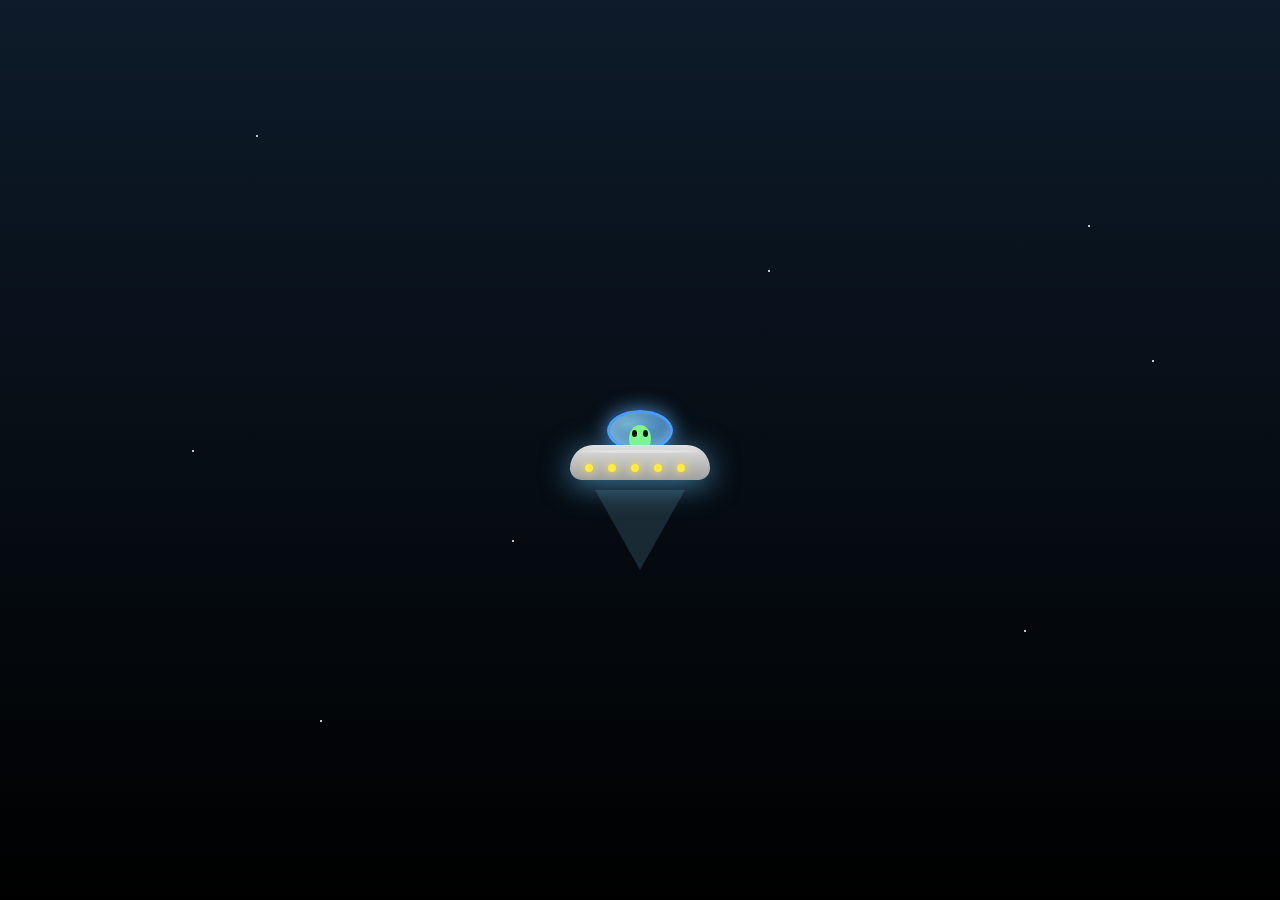
<file: arts/angel-ufo_alien.html>
<!DOCTYPE html>
<html lang="en">
<head>
  <meta charset="UTF-8">
  <title>CSS UFO - Angel Agarwal</title>
  <style>
    body {
      margin: 0;
      height: 100vh;
      display: flex;
      justify-content: center;
      align-items: center;
      background: linear-gradient(#0d1b2a, #000);
      overflow: hidden;
    }
    .star {
      position: absolute;
      width: 2px;
      height: 2px;
      background: white;
      border-radius: 50%;
      animation: sparkle 3s infinite;
    }
    .star:nth-child(1) { top: 15%; left: 20%; animation-delay: 0s; }
    .star:nth-child(2) { top: 30%; left: 60%; animation-delay: 0.5s; }
    .star:nth-child(3) { top: 50%; left: 15%; animation-delay: 1s; }
    .star:nth-child(4) { top: 70%; left: 80%; animation-delay: 1.5s; }
    .star:nth-child(5) { top: 25%; left: 85%; animation-delay: 0.3s; }
    .star:nth-child(6) { top: 60%; left: 40%; animation-delay: 0.8s; }
    .star:nth-child(7) { top: 80%; left: 25%; animation-delay: 1.2s; }
    .star:nth-child(8) { top: 40%; left: 90%; animation-delay: 0.2s; }

    @keyframes sparkle {
      0%, 100% { opacity: 0.3; transform: scale(1); }
      50% { opacity: 1; transform: scale(1.5); }
    }
    .ufo {
      position: relative;
      width: 140px;
      height: 80px;
      animation: hover 2.5s ease-in-out infinite;
      z-index: 10;
    }
    @keyframes hover {
      0%, 100% { transform: translateY(0); }
      50% { transform: translateY(-20px); }
    }
    .body {
      position: absolute;
      bottom: 10px;
      width: 140px;
      height: 35px;
      background: linear-gradient(to bottom, #e0e0e0, #a0a0a0);
      border-radius: 70px 70px 35px 35px;
      box-shadow: 0 5px 30px rgba(100, 200, 255, 0.6);
    }
    .body::before {
      content: "";
      position: absolute;
      top: 5px;
      left: 10px;
      right: 10px;
      height: 3px;
      background: rgba(255, 255, 255, 0.3);
      border-radius: 50%;
    }
    .dome {
      position: absolute;
      top: 0;
      left: 50%;
      transform: translateX(-50%);
      width: 60px;
      height: 35px;
      background: radial-gradient(ellipse at 30% 30%, rgba(150, 220, 255, 0.8), rgba(50, 150, 255, 0.6));
      border-radius: 50%;
      border: 3px solid #4a9eff;
      box-shadow: 0 0 20px rgba(100, 180, 255, 0.8), inset 0 -5px 10px rgba(255, 255, 255, 0.3);
    }
    .alien {
      position: absolute;
      top: 12px;
      left: 50%;
      transform: translateX(-50%);
      width: 22px;
      height: 22px;
      background: #7fff7f;
      border-radius: 50% 50% 45% 45%;
      display: flex;
      justify-content: center;
      align-items: flex-start;
      padding-top: 5px;
      gap: 6px;
    }
    .alien::before,
    .alien::after {
      content: "";
      width: 5px;
      height: 7px;
      background: #000;
      border-radius: 50%;
    }
    .light {
      position: absolute;
      bottom: 8px;
      width: 8px;
      height: 8px;
      background: #ffeb3b;
      border-radius: 50%;
      box-shadow: 0 0 10px #ffeb3b;
      animation: blink 0.8s infinite;
    }
    .light:nth-child(1) { left: 15px; animation-delay: 0s; }
    .light:nth-child(2) { left: 38px; animation-delay: 0.2s; }
    .light:nth-child(3) { left: 61px; animation-delay: 0.4s; }
    .light:nth-child(4) { left: 84px; animation-delay: 0.6s; }
    .light:nth-child(5) { left: 107px; animation-delay: 0.8s; }
    @keyframes blink {
      0%, 100% { opacity: 0.3; }
      50% { opacity: 1; transform: scale(1.2); }
    }
    .beam {
      position: absolute;
      bottom: -80px;
      left: 50%;
      transform: translateX(-50%);
      width: 0;
      height: 0;
      border-left: 45px solid transparent;
      border-right: 45px solid transparent;
      border-top: 80px solid rgba(150, 220, 255, 0.15);
      animation: beam-pulse 1.5s ease-in-out infinite;
    }
    @keyframes beam-pulse {
      0%, 100% { opacity: 0.3; }
      50% { opacity: 0.6; }
    }
  </style>
</head>
<body>
  <div class="star"></div>
  <div class="star"></div>
  <div class="star"></div>
  <div class="star"></div>
  <div class="star"></div>
  <div class="star"></div>
  <div class="star"></div>
  <div class="star"></div>
  <div class="ufo">
    <div class="dome">
      <div class="alien"></div>
    </div>
    <div class="body">
      <div class="light"></div>
      <div class="light"></div>
      <div class="light"></div>
      <div class="light"></div>
      <div class="light"></div>
    </div>
    <div class="beam"></div>
  </div>
</body>
</html>
</file>
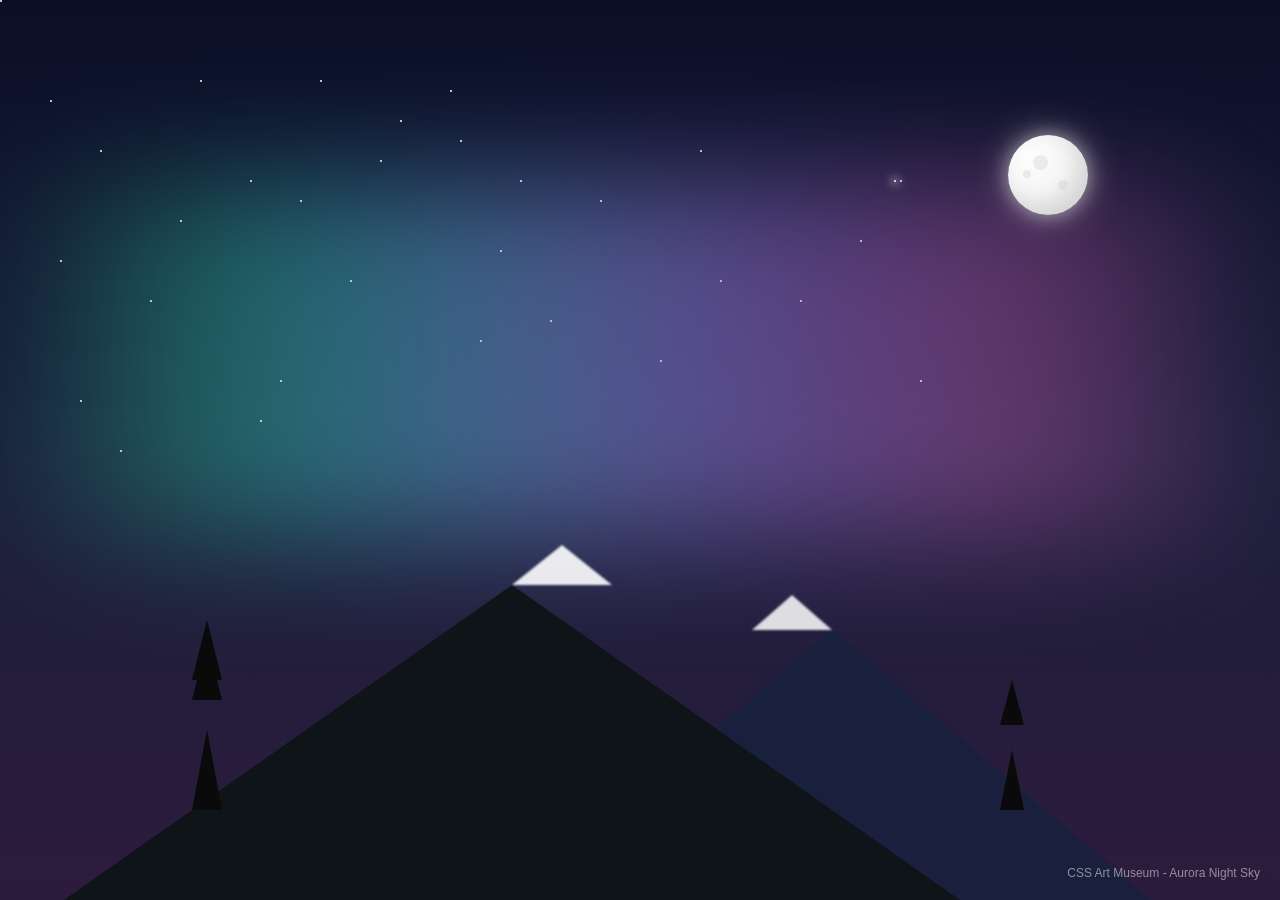
<file: arts/Anuradha-aurora-night-sky.html>
<!DOCTYPE html>
<html lang="en">
<head>
    <meta charset="UTF-8">
    <meta name="viewport" content="width=device-width, initial-scale=1.0">
    <title>Aurora Night Sky - CSS Art</title>
    <style>
        * {
            margin: 0;
            padding: 0;
            box-sizing: border-box;
        }

        body {
            overflow: hidden;
            background: linear-gradient(to bottom, #0a0e27 0%, #1a1f3a 50%, #2d1b3d 100%);
            height: 100vh;
            display: flex;
            justify-content: center;
            align-items: center;
        }

        /* Main container */
        .scene {
            position: relative;
            width: 100%;
            height: 100%;
        }

        /* Stars */
        .stars {
            position: absolute;
            width: 2px;
            height: 2px;
            background: white;
            border-radius: 50%;
            box-shadow: 
                100px 150px white,
                200px 80px white,
                300px 200px white,
                400px 120px white,
                500px 250px white,
                150px 300px white,
                250px 180px white,
                350px 280px white,
                450px 90px white,
                550px 320px white,
                80px 400px white,
                180px 220px white,
                280px 380px white,
                380px 160px white,
                480px 340px white,
                50px 100px white,
                600px 200px white,
                700px 150px white,
                800px 300px white,
                900px 180px white,
                120px 450px white,
                320px 80px white,
                520px 180px white,
                720px 280px white,
                920px 380px white,
                60px 260px white,
                260px 420px white,
                460px 140px white,
                660px 360px white,
                860px 240px white;
            animation: twinkle 3s infinite alternate;
        }

        @keyframes twinkle {
            0%, 100% { opacity: 0.3; }
            50% { opacity: 1; }
        }

        /* Aurora Borealis */
        .aurora {
            position: absolute;
            top: 20%;
            left: 0;
            width: 100%;
            height: 40%;
            filter: blur(60px);
            opacity: 0.6;
        }

        .aurora-layer-1 {
            position: absolute;
            width: 100%;
            height: 100%;
            background: linear-gradient(90deg, 
                transparent 0%,
                rgba(0, 255, 200, 0.3) 20%,
                rgba(100, 200, 255, 0.4) 40%,
                rgba(150, 100, 255, 0.3) 60%,
                rgba(255, 100, 200, 0.3) 80%,
                transparent 100%);
            animation: aurora1 8s ease-in-out infinite;
        }

        .aurora-layer-2 {
            position: absolute;
            width: 100%;
            height: 100%;
            background: linear-gradient(90deg, 
                transparent 0%,
                rgba(100, 255, 150, 0.2) 15%,
                rgba(150, 200, 255, 0.3) 35%,
                rgba(200, 150, 255, 0.4) 55%,
                rgba(255, 150, 200, 0.2) 75%,
                transparent 100%);
            animation: aurora2 10s ease-in-out infinite reverse;
        }

        .aurora-layer-3 {
            position: absolute;
            width: 100%;
            height: 100%;
            background: linear-gradient(90deg, 
                transparent 0%,
                rgba(50, 255, 255, 0.2) 25%,
                rgba(150, 150, 255, 0.3) 50%,
                rgba(255, 100, 255, 0.2) 75%,
                transparent 100%);
            animation: aurora3 12s ease-in-out infinite;
        }

        @keyframes aurora1 {
            0%, 100% { 
                transform: translateX(-10%) scaleY(1);
                opacity: 0.6;
            }
            50% { 
                transform: translateX(10%) scaleY(1.2);
                opacity: 0.8;
            }
        }

        @keyframes aurora2 {
            0%, 100% { 
                transform: translateX(5%) scaleY(0.9);
                opacity: 0.5;
            }
            50% { 
                transform: translateX(-5%) scaleY(1.1);
                opacity: 0.7;
            }
        }

        @keyframes aurora3 {
            0%, 100% { 
                transform: translateX(0%) scaleY(1);
                opacity: 0.4;
            }
            50% { 
                transform: translateX(8%) scaleY(1.15);
                opacity: 0.6;
            }
        }

        /* Mountains */
        .mountains {
            position: absolute;
            bottom: 0;
            width: 100%;
            height: 35%;
        }

        .mountain-back {
            position: absolute;
            bottom: 0;
            left: 0;
            width: 0;
            height: 0;
            border-left: 30vw solid transparent;
            border-right: 30vw solid transparent;
            border-bottom: 25vh solid #1a1a2e;
            transform: translateX(10%);
            opacity: 0.6;
        }

        .mountain-mid {
            position: absolute;
            bottom: 0;
            right: 10%;
            width: 0;
            height: 0;
            border-left: 25vw solid transparent;
            border-right: 25vw solid transparent;
            border-bottom: 30vh solid #16213e;
            opacity: 0.8;
        }

        .mountain-front {
            position: absolute;
            bottom: 0;
            left: 5%;
            width: 0;
            height: 0;
            border-left: 35vw solid transparent;
            border-right: 35vw solid transparent;
            border-bottom: 35vh solid #0f1419;
        }

        /* Snow caps */
        .snow-cap-1 {
            position: absolute;
            bottom: 35vh;
            left: 40%;
            width: 0;
            height: 0;
            border-left: 50px solid transparent;
            border-right: 50px solid transparent;
            border-bottom: 40px solid rgba(255, 255, 255, 0.9);
            filter: blur(1px);
        }

        .snow-cap-2 {
            position: absolute;
            bottom: 30vh;
            right: 35%;
            width: 0;
            height: 0;
            border-left: 40px solid transparent;
            border-right: 40px solid transparent;
            border-bottom: 35px solid rgba(255, 255, 255, 0.85);
            filter: blur(1px);
        }

        /* Moon */
        .moon {
            position: absolute;
            top: 15%;
            right: 15%;
            width: 80px;
            height: 80px;
            background: radial-gradient(circle at 30% 30%, #fefefe, #e8e8e8);
            border-radius: 50%;
            box-shadow: 
                0 0 20px rgba(255, 255, 255, 0.5),
                0 0 40px rgba(255, 255, 255, 0.3),
                inset -10px -10px 20px rgba(0, 0, 0, 0.1);
        }

        /* Moon craters */
        .crater {
            position: absolute;
            background: rgba(200, 200, 200, 0.3);
            border-radius: 50%;
        }

        .crater-1 {
            width: 15px;
            height: 15px;
            top: 20px;
            left: 25px;
        }

        .crater-2 {
            width: 10px;
            height: 10px;
            top: 45px;
            left: 50px;
        }

        .crater-3 {
            width: 8px;
            height: 8px;
            top: 35px;
            left: 15px;
        }

        /* Shooting star */
        .shooting-star {
            position: absolute;
            top: 20%;
            right: 30%;
            width: 2px;
            height: 2px;
            background: white;
            border-radius: 50%;
            box-shadow: 0 0 10px 2px rgba(255, 255, 255, 0.8);
            animation: shoot 3s ease-out infinite;
        }

        @keyframes shoot {
            0% {
                transform: translateX(0) translateY(0);
                opacity: 1;
            }
            70% {
                opacity: 1;
            }
            100% {
                transform: translateX(-200px) translateY(200px);
                opacity: 0;
            }
        }

        /* Pine trees */
        .tree {
            position: absolute;
            bottom: 10%;
        }

        .tree-1 {
            left: 15%;
            width: 0;
            height: 0;
            border-left: 15px solid transparent;
            border-right: 15px solid transparent;
            border-bottom: 80px solid #0a0a0a;
        }

        .tree-1::before,
        .tree-1::after {
            content: '';
            position: absolute;
            left: -15px;
            width: 0;
            height: 0;
            border-left: 15px solid transparent;
            border-right: 15px solid transparent;
            border-bottom: 60px solid #0a0a0a;
        }

        .tree-1::before {
            bottom: 30px;
        }

        .tree-1::after {
            bottom: 50px;
        }

        .tree-2 {
            right: 20%;
            width: 0;
            height: 0;
            border-left: 12px solid transparent;
            border-right: 12px solid transparent;
            border-bottom: 60px solid #0a0a0a;
        }

        .tree-2::before {
            content: '';
            position: absolute;
            left: -12px;
            bottom: 25px;
            width: 0;
            height: 0;
            border-left: 12px solid transparent;
            border-right: 12px solid transparent;
            border-bottom: 45px solid #0a0a0a;
        }

        /* Credit */
        .credit {
            position: absolute;
            bottom: 20px;
            right: 20px;
            color: rgba(255, 255, 255, 0.5);
            font-family: 'Arial', sans-serif;
            font-size: 12px;
            z-index: 100;
        }
    </style>
</head>
<body>
    <div class="scene">
        <!-- Stars -->
        <div class="stars"></div>
        
        <!-- Aurora Borealis -->
        <div class="aurora">
            <div class="aurora-layer-1"></div>
            <div class="aurora-layer-2"></div>
            <div class="aurora-layer-3"></div>
        </div>
        
        <!-- Moon -->
        <div class="moon">
            <div class="crater crater-1"></div>
            <div class="crater crater-2"></div>
            <div class="crater crater-3"></div>
        </div>
        
        <!-- Shooting star -->
        <div class="shooting-star"></div>
        
        <!-- Mountains -->
        <div class="mountains">
            <div class="mountain-back"></div>
            <div class="mountain-mid"></div>
            <div class="mountain-front"></div>
            <div class="snow-cap-1"></div>
            <div class="snow-cap-2"></div>
        </div>
        
        <!-- Trees -->
        <div class="tree tree-1"></div>
        <div class="tree tree-2"></div>
        
        <!-- Credit -->
        <div class="credit">CSS Art Museum - Aurora Night Sky</div>
    </div>
</body>
</html>
</file>
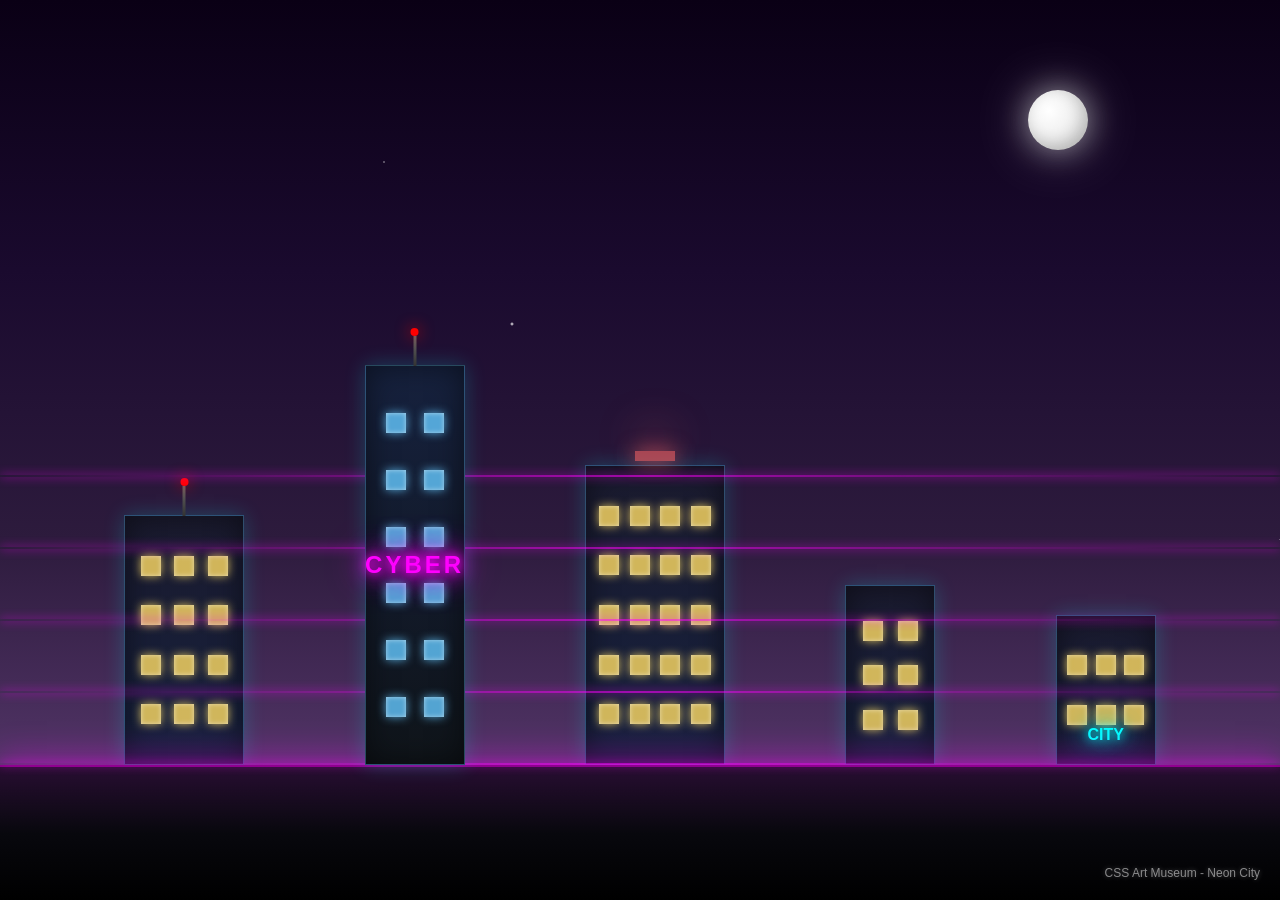
<file: arts/Anuradha-neon-city.html>
<!DOCTYPE html>
<html lang="en">
<head>
    <meta charset="UTF-8">
    <meta name="viewport" content="width=device-width, initial-scale=1.0">
    <title>Neon City - CSS Art</title>
    <style>
        /* Reset and base styles */
        * {
            margin: 0;
            padding: 0;
            box-sizing: border-box;
        }

        body {
            overflow: hidden;
            font-family: 'Arial', sans-serif;
        }

        /* Main scene container */
        .scene {
            position: relative;
            width: 100vw;
            height: 100vh;
            overflow: hidden;
        }

        /* Sky background with gradient */
        .sky {
            position: absolute;
            width: 100%;
            height: 100%;
            background: linear-gradient(to bottom, 
                #0a0015 0%, 
                #1a0a2e 30%, 
                #2d1b3d 60%, 
                #4a2f5e 80%, 
                #6b4984 100%);
        }

        /* Stars */
        .stars {
            position: absolute;
            width: 100%;
            height: 60%;
            background-image: 
                radial-gradient(2px 2px at 20% 30%, white, transparent),
                radial-gradient(2px 2px at 60% 70%, white, transparent),
                radial-gradient(1px 1px at 50% 50%, white, transparent),
                radial-gradient(1px 1px at 80% 10%, white, transparent),
                radial-gradient(2px 2px at 90% 60%, white, transparent),
                radial-gradient(1px 1px at 33% 80%, white, transparent),
                radial-gradient(1px 1px at 15% 15%, white, transparent);
            background-size: 200% 200%;
            background-position: 0% 0%;
            animation: twinkle 8s ease-in-out infinite;
        }

        @keyframes twinkle {
            0%, 100% { opacity: 0.5; }
            50% { opacity: 1; }
        }

        /* Moon */
        .moon {
            position: absolute;
            top: 10%;
            right: 15%;
            width: 60px;
            height: 60px;
            background: radial-gradient(circle at 35% 35%, #fff, #ddd);
            border-radius: 50%;
            box-shadow: 
                0 0 30px rgba(255, 255, 255, 0.5),
                0 0 60px rgba(255, 255, 255, 0.3),
                inset -5px -5px 15px rgba(0, 0, 0, 0.2);
        }

        /* Buildings container */
        .buildings {
            position: absolute;
            bottom: 15%;
            width: 100%;
            height: 60%;
            display: flex;
            justify-content: space-around;
            align-items: flex-end;
            padding: 0 5%;
        }

        /* Base building styles */
        .building {
            position: relative;
            background: linear-gradient(to bottom, #1a1a2e, #16213e);
            border: 1px solid rgba(100, 200, 255, 0.3);
            display: flex;
            flex-direction: column;
            justify-content: space-evenly;
            padding: 10px;
            box-shadow: 
                0 0 20px rgba(0, 255, 255, 0.2),
                inset 0 0 30px rgba(0, 0, 0, 0.5);
        }

        /* Individual building sizes */
        .building-1 {
            width: 120px;
            height: 250px;
            background: linear-gradient(to bottom, #1a1a2e, #16213e);
        }

        .building-2 {
            width: 100px;
            height: 400px;
            background: linear-gradient(to bottom, #16213e, #0f1419);
            z-index: 5;
        }

        .building-3 {
            width: 140px;
            height: 300px;
        }

        .building-4 {
            width: 90px;
            height: 180px;
        }

        .building-5 {
            width: 100px;
            height: 150px;
        }

        /* Window rows */
        .window-row {
            display: flex;
            justify-content: space-evenly;
            gap: 8px;
        }

        /* Windows with glow effect */
        .window {
            width: 20px;
            height: 20px;
            background: rgba(255, 220, 100, 0.8);
            box-shadow: 
                0 0 10px rgba(255, 220, 100, 0.8),
                inset 0 0 5px rgba(255, 255, 255, 0.5);
            animation: windowFlicker 4s infinite alternate;
        }

        .building-2 .window {
            background: rgba(100, 200, 255, 0.8);
            box-shadow: 
                0 0 10px rgba(100, 200, 255, 0.8),
                inset 0 0 5px rgba(255, 255, 255, 0.5);
        }

        @keyframes windowFlicker {
            0%, 100% { opacity: 0.7; }
            50% { opacity: 1; }
        }

        /* Neon signs */
        .neon-sign {
            position: absolute;
            top: 50%;
            left: 50%;
            transform: translate(-50%, -50%);
            color: #ff00ff;
            font-size: 24px;
            font-weight: bold;
            text-shadow: 
                0 0 10px #ff00ff,
                0 0 20px #ff00ff,
                0 0 30px #ff00ff,
                0 0 40px #ff00ff;
            animation: neonPulse 2s ease-in-out infinite;
            letter-spacing: 3px;
        }

        .neon-sign-small {
            position: absolute;
            bottom: 20px;
            left: 50%;
            transform: translateX(-50%);
            color: #00ffff;
            font-size: 16px;
            font-weight: bold;
            text-shadow: 
                0 0 10px #00ffff,
                0 0 20px #00ffff,
                0 0 30px #00ffff;
            animation: neonPulse 1.5s ease-in-out infinite;
        }

        @keyframes neonPulse {
            0%, 100% { opacity: 1; }
            50% { opacity: 0.7; }
        }

        /* Antennas */
        .antenna {
            position: absolute;
            top: -30px;
            left: 50%;
            transform: translateX(-50%);
            width: 3px;
            height: 30px;
            background: linear-gradient(to top, #333, #666);
        }

        .antenna::before {
            content: '';
            position: absolute;
            top: -8px;
            left: 50%;
            transform: translateX(-50%);
            width: 8px;
            height: 8px;
            background: #ff0000;
            border-radius: 50%;
            box-shadow: 0 0 15px #ff0000;
            animation: antennaBlink 1s infinite;
        }

        @keyframes antennaBlink {
            0%, 100% { opacity: 1; }
            50% { opacity: 0.3; }
        }

        /* Rooftop light */
        .rooftop-light {
            position: absolute;
            top: -15px;
            left: 50%;
            transform: translateX(-50%);
            width: 40px;
            height: 10px;
            background: rgba(255, 100, 100, 0.6);
            box-shadow: 
                0 0 20px rgba(255, 100, 100, 0.8),
                0 -20px 40px rgba(255, 100, 100, 0.4);
            animation: searchLight 3s linear infinite;
        }

        @keyframes searchLight {
            0%, 100% { width: 40px; opacity: 0.6; }
            50% { width: 60px; opacity: 1; }
        }

        /* Ground */
        .ground {
            position: absolute;
            bottom: 0;
            width: 100%;
            height: 15%;
            background: linear-gradient(to bottom, #0f0f1a, #000000);
            border-top: 2px solid rgba(255, 0, 255, 0.5);
            box-shadow: 0 -10px 30px rgba(255, 0, 255, 0.3);
        }

        .ground-shine {
            position: absolute;
            top: 0;
            width: 100%;
            height: 50%;
            background: linear-gradient(to bottom, 
                rgba(255, 0, 255, 0.1), 
                transparent);
        }

        /* Neon grid lines */
        .grid-container {
            position: absolute;
            bottom: 15%;
            width: 100%;
            height: 40%;
            perspective: 500px;
            transform-style: preserve-3d;
        }

        .grid-line {
            position: absolute;
            width: 100%;
            height: 2px;
            background: linear-gradient(to right, 
                transparent, 
                rgba(255, 0, 255, 0.6), 
                transparent);
            box-shadow: 0 0 10px rgba(255, 0, 255, 0.8);
            transform-origin: top;
            animation: gridMove 3s linear infinite;
        }

        .grid-line:nth-child(1) { 
            bottom: 80%; 
            animation-delay: 0s;
        }

        .grid-line:nth-child(2) { 
            bottom: 60%; 
            animation-delay: 0.6s;
        }

        .grid-line:nth-child(3) { 
            bottom: 40%; 
            animation-delay: 1.2s;
        }

        .grid-line:nth-child(4) { 
            bottom: 20%; 
            animation-delay: 1.8s;
        }

        .grid-line:nth-child(5) { 
            bottom: 0%; 
            animation-delay: 2.4s;
        }

        @keyframes gridMove {
            0% { 
                transform: rotateX(75deg) translateY(0);
                opacity: 0;
            }
            20% {
                opacity: 1;
            }
            80% {
                opacity: 1;
            }
            100% { 
                transform: rotateX(75deg) translateY(200px);
                opacity: 0;
            }
        }

        /* Flying vehicle */
        .vehicle {
            position: absolute;
            top: 30%;
            left: -100px;
            width: 60px;
            height: 20px;
            animation: flyBy 12s linear infinite;
            z-index: 10;
        }

        .vehicle-body {
            width: 100%;
            height: 100%;
            background: linear-gradient(to right, #333, #555);
            border-radius: 50% 50% 20% 20%;
            box-shadow: 0 0 15px rgba(100, 200, 255, 0.6);
        }

        .vehicle-light {
            position: absolute;
            bottom: -5px;
            left: 50%;
            transform: translateX(-50%);
            width: 0;
            height: 0;
            border-left: 20px solid transparent;
            border-right: 20px solid transparent;
            border-top: 30px solid rgba(100, 200, 255, 0.3);
            filter: blur(3px);
        }

        @keyframes flyBy {
            0% { 
                left: -100px; 
                top: 30%;
            }
            100% { 
                left: calc(100% + 100px); 
                top: 25%;
            }
        }

        /* Credit */
        .credit {
            position: absolute;
            bottom: 20px;
            right: 20px;
            color: rgba(255, 255, 255, 0.5);
            font-size: 12px;
            z-index: 100;
            text-shadow: 0 0 5px rgba(255, 255, 255, 0.3);
        }
    </style>
</head>
<body>
    <div class="scene">
        <!-- Sky gradient background -->
        <div class="sky"></div>
        
        <!-- Stars -->
        <div class="stars"></div>
        
        <!-- Moon -->
        <div class="moon"></div>
        
        <!-- Buildings -->
        <div class="buildings">
            <!-- Left building -->
            <div class="building building-1">
                <div class="window-row">
                    <div class="window"></div>
                    <div class="window"></div>
                    <div class="window"></div>
                </div>
                <div class="window-row">
                    <div class="window"></div>
                    <div class="window"></div>
                    <div class="window"></div>
                </div>
                <div class="window-row">
                    <div class="window"></div>
                    <div class="window"></div>
                    <div class="window"></div>
                </div>
                <div class="window-row">
                    <div class="window"></div>
                    <div class="window"></div>
                    <div class="window"></div>
                </div>
                <div class="antenna antenna-1"></div>
            </div>
            
            <!-- Center tall building -->
            <div class="building building-2">
                <div class="window-row">
                    <div class="window"></div>
                    <div class="window"></div>
                </div>
                <div class="window-row">
                    <div class="window"></div>
                    <div class="window"></div>
                </div>
                <div class="window-row">
                    <div class="window"></div>
                    <div class="window"></div>
                </div>
                <div class="window-row">
                    <div class="window"></div>
                    <div class="window"></div>
                </div>
                <div class="window-row">
                    <div class="window"></div>
                    <div class="window"></div>
                </div>
                <div class="window-row">
                    <div class="window"></div>
                    <div class="window"></div>
                </div>
                <div class="neon-sign">CYBER</div>
                <div class="antenna antenna-2"></div>
            </div>
            
            <!-- Right building -->
            <div class="building building-3">
                <div class="window-row">
                    <div class="window"></div>
                    <div class="window"></div>
                    <div class="window"></div>
                    <div class="window"></div>
                </div>
                <div class="window-row">
                    <div class="window"></div>
                    <div class="window"></div>
                    <div class="window"></div>
                    <div class="window"></div>
                </div>
                <div class="window-row">
                    <div class="window"></div>
                    <div class="window"></div>
                    <div class="window"></div>
                    <div class="window"></div>
                </div>
                <div class="window-row">
                    <div class="window"></div>
                    <div class="window"></div>
                    <div class="window"></div>
                    <div class="window"></div>
                </div>
                <div class="window-row">
                    <div class="window"></div>
                    <div class="window"></div>
                    <div class="window"></div>
                    <div class="window"></div>
                </div>
                <div class="rooftop-light"></div>
            </div>
            
            <!-- Small left building -->
            <div class="building building-4">
                <div class="window-row">
                    <div class="window"></div>
                    <div class="window"></div>
                </div>
                <div class="window-row">
                    <div class="window"></div>
                    <div class="window"></div>
                </div>
                <div class="window-row">
                    <div class="window"></div>
                    <div class="window"></div>
                </div>
            </div>
            
            <!-- Small right building -->
            <div class="building building-5">
                <div class="window-row">
                    <div class="window"></div>
                    <div class="window"></div>
                    <div class="window"></div>
                </div>
                <div class="window-row">
                    <div class="window"></div>
                    <div class="window"></div>
                    <div class="window"></div>
                </div>
                <div class="neon-sign-small">CITY</div>
            </div>
        </div>
        
        <!-- Ground with reflection -->
        <div class="ground">
            <div class="ground-shine"></div>
        </div>
        
        <!-- Neon grid lines -->
        <div class="grid-container">
            <div class="grid-line"></div>
            <div class="grid-line"></div>
            <div class="grid-line"></div>
            <div class="grid-line"></div>
            <div class="grid-line"></div>
        </div>
        
        <!-- Flying vehicle -->
        <div class="vehicle">
            <div class="vehicle-body"></div>
            <div class="vehicle-light"></div>
        </div>
        
        <!-- Credit -->
        <div class="credit">CSS Art Museum - Neon City</div>
    </div>
</body>
</html>
</file>
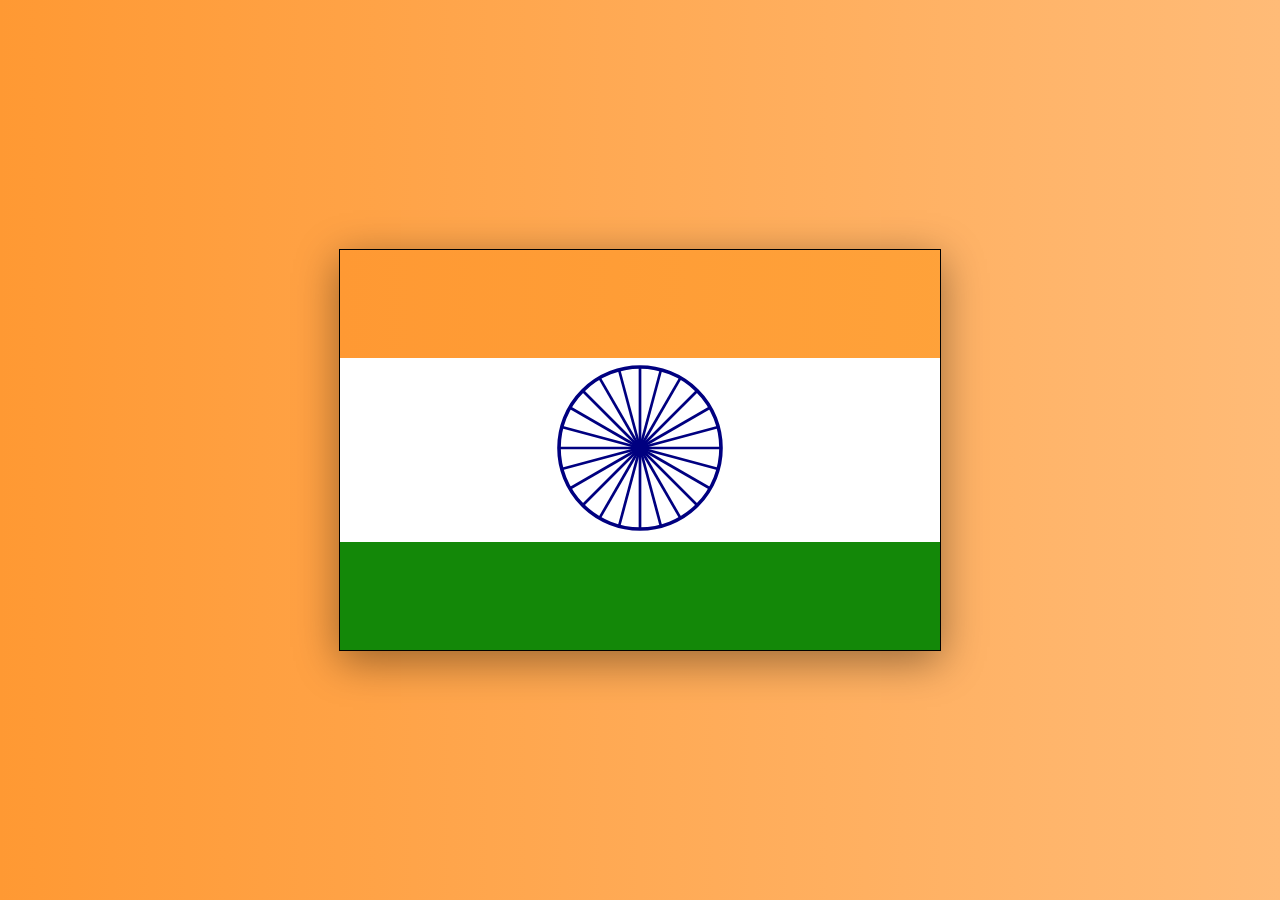
<file: arts/Apurva_IndianFlag.html>
<!DOCTYPE html>
<html lang="en">
<head>
  <meta charset="UTF-8">
  <title>Animated Indian Flag</title>
  <style>
    body {
      margin: 0;
      display: flex;
      justify-content: center;
      align-items: center;
      height: 100vh;
      /* Keep your animated tricolor background */
      background: linear-gradient(90deg, #FF9933, #FFFFFF, #138808);
      background-size: 600% 600%;
      animation: tricolor 10s linear infinite;
    }

    @keyframes tricolor {
      0% {background-position: 0% 50%;}
      50% {background-position: 100% 50%;}
      100% {background-position: 0% 50%;}
    }

    .flag-container {
      width: 90%;
      max-width: 600px;
      aspect-ratio: 3 / 2;
      border: 1px solid #000;
      box-shadow: 0 10px 40px rgba(0, 0, 0, 0.4);
      display: flex;
      flex-direction: column;
      z-index: 1;
      overflow: hidden;
    }

    /* Three horizontal bands */
    /* Animate only the saffron band with moving gradient */
    .saffron {
      flex: 1;
      background: linear-gradient(270deg, #FF9933, #FFB347, #FF9933);
      background-size: 600% 100%;
      animation: moveOrange 3s linear infinite;
    }

    @keyframes moveOrange {
      0% {background-position: 0% 50%;}
      50% {background-position: 100% 50%;}
      100% {background-position: 0% 50%;}
    }

    .white { background-color: #FFFFFF; flex: 1; display: flex; justify-content: center; align-items: center; }
    .green { background-color: #138808; flex: 1; }

    /* Ashoka Chakra rotation */
    .chakra {
      width: 30%;
      aspect-ratio: 1 / 1;
      animation: rotateChakra 6s linear infinite;
    }

    @keyframes rotateChakra {
      0% { transform: rotate(0deg);}
      100% { transform: rotate(360deg);}
    }

    svg { width: 100%; height: 100%; }
    .circle { fill: none; stroke: #000080; stroke-width: 2; }
    .spoke { stroke: #000080; stroke-width: 1.5; transform-origin: center; }
  </style>
</head>
<body>
  <div class="flag-container">
    <div class="saffron"></div>

    <div class="white">
      <div class="chakra">
        <svg viewBox="0 0 100 100">
          <circle class="circle" cx="50" cy="50" r="45" />
          <g id="spokes">
            <line class="spoke" x1="50" y1="5" x2="50" y2="50" />
          </g>
          <g>
            <use href="#spokes" transform="rotate(15 50 50)" />
            <use href="#spokes" transform="rotate(30 50 50)" />
            <use href="#spokes" transform="rotate(45 50 50)" />
            <use href="#spokes" transform="rotate(60 50 50)" />
            <use href="#spokes" transform="rotate(75 50 50)" />
            <use href="#spokes" transform="rotate(90 50 50)" />
            <use href="#spokes" transform="rotate(105 50 50)" />
            <use href="#spokes" transform="rotate(120 50 50)" />
            <use href="#spokes" transform="rotate(135 50 50)" />
            <use href="#spokes" transform="rotate(150 50 50)" />
            <use href="#spokes" transform="rotate(165 50 50)" />
            <use href="#spokes" transform="rotate(180 50 50)" />
            <use href="#spokes" transform="rotate(195 50 50)" />
            <use href="#spokes" transform="rotate(210 50 50)" />
            <use href="#spokes" transform="rotate(225 50 50)" />
            <use href="#spokes" transform="rotate(240 50 50)" />
            <use href="#spokes" transform="rotate(255 50 50)" />
            <use href="#spokes" transform="rotate(270 50 50)" />
            <use href="#spokes" transform="rotate(285 50 50)" />
            <use href="#spokes" transform="rotate(300 50 50)" />
            <use href="#spokes" transform="rotate(315 50 50)" />
            <use href="#spokes" transform="rotate(330 50 50)" />
            <use href="#spokes" transform="rotate(345 50 50)" />
          </g>
        </svg>
      </div>
    </div>

    <div class="green"></div>
  </div>
</body>
</html>
</file>
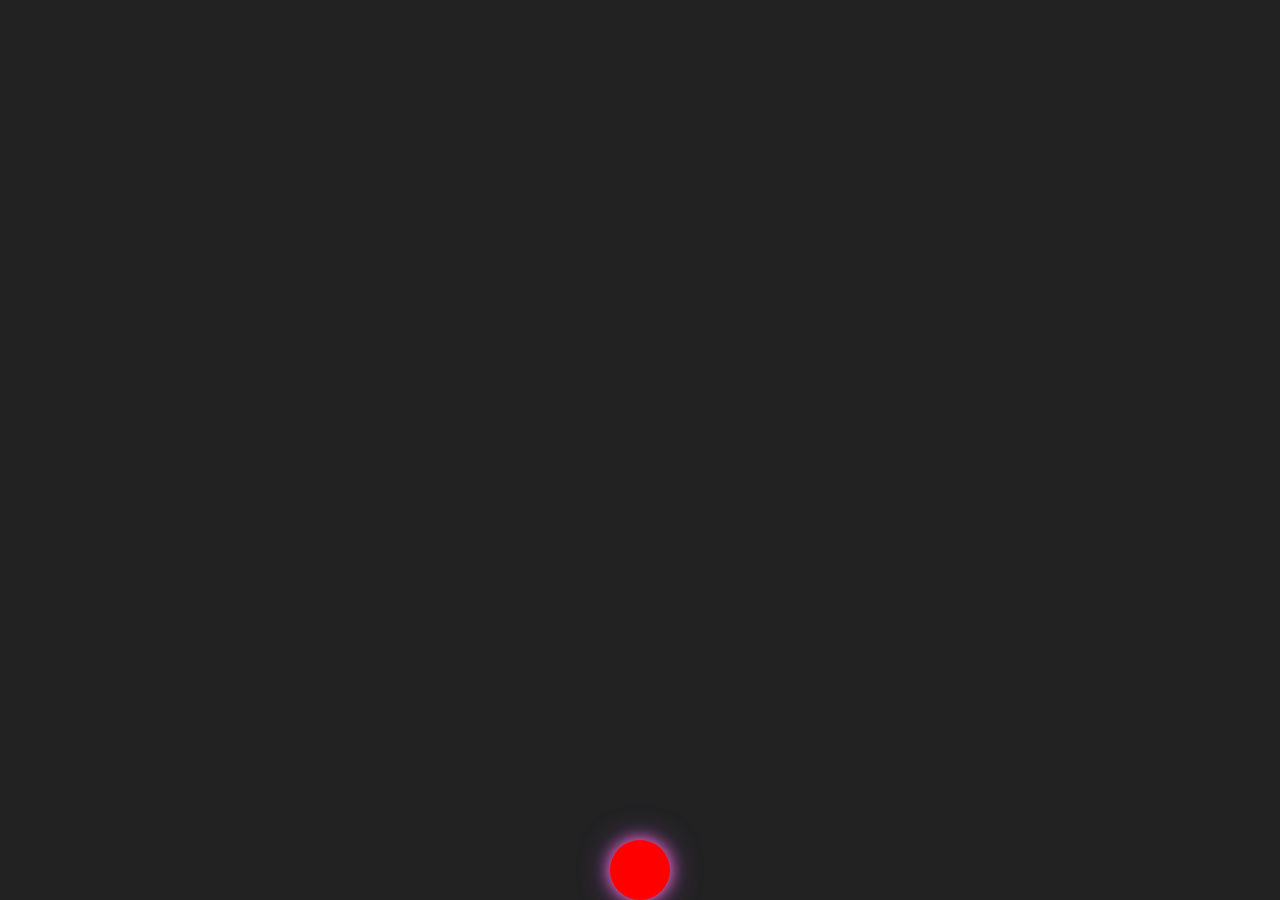
<file: arts/bouncing_ball.html>
<!DOCTYPE html>
<html lang="en">
<head>
<meta charset="UTF-8">
<meta name="viewport" content="width=device-width, initial-scale=1.0">
<title>Bouncing Color Ball</title>
<style>
  body {
    margin: 0;
    background: #222;
    display: flex;
    justify-content: center;
    align-items: flex-end;
    height: 100vh;
    overflow: hidden;
  }

  .ball {
    width: 60px;
    height: 60px;
    border-radius: 50%;
    background: red;
    animation: 
      bounce 2s ease-in-out infinite,
      colorChange 2s ease-in-out infinite;
    box-shadow: 0 0 15px #ff6ec7, 0 0 30px #8e44ad;
  }

  @keyframes bounce {
    0%, 100% { transform: translateY(0); }
    50% { transform: translateY(-200px); }
  }

  @keyframes colorChange {
    0% { background: #ff6ec7; }
    25% { background: #8e44ad; }
    50% { background: #ffdd59; }
    75% { background: #4cd137; }
    100% { background: #ff6ec7; }
  }
</style>
</head>
<body>
  <div class="ball"></div>
</body>
</html>
</file>
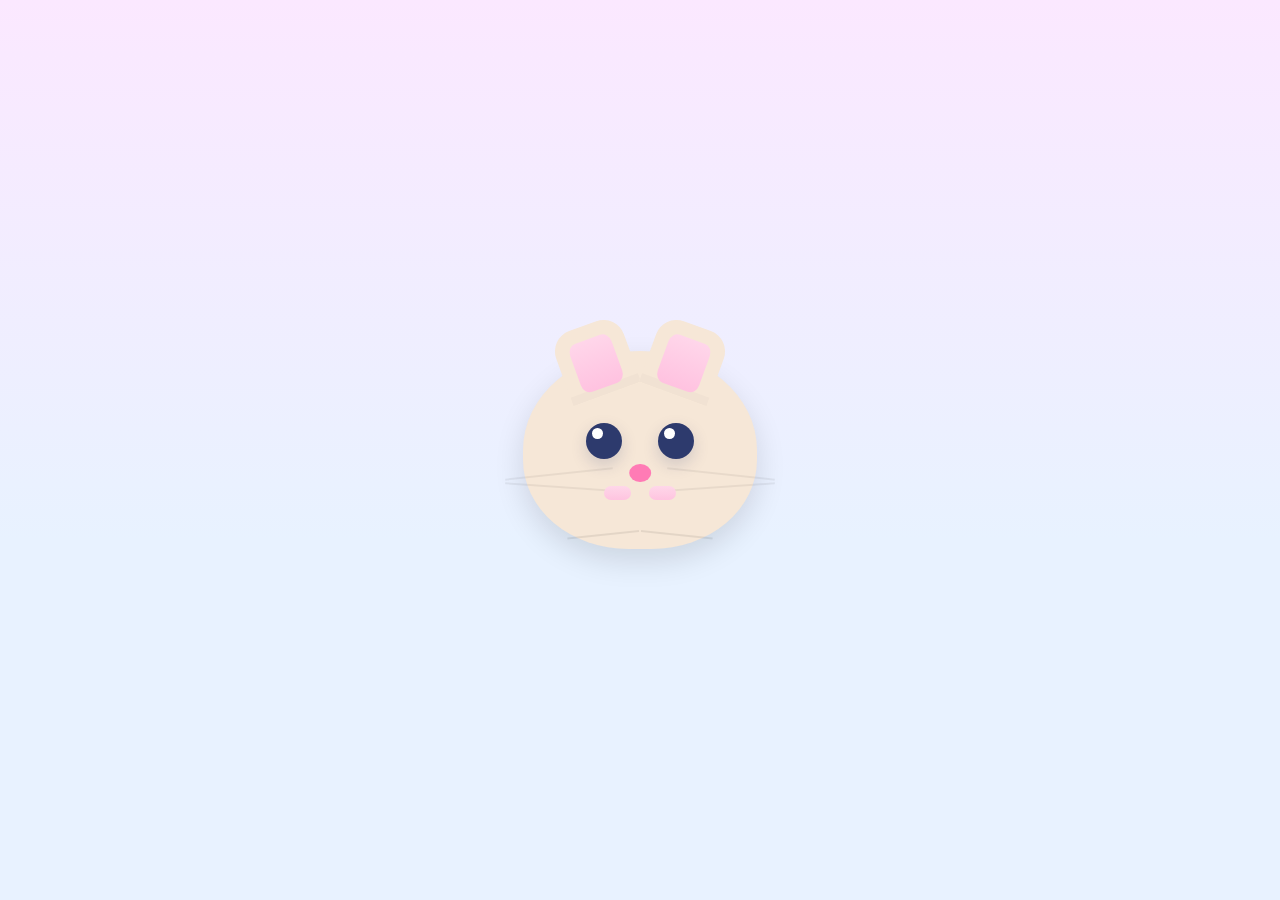
<file: arts/cat.html>
<!doctype html>
<html>
<head>
<meta charset="utf-8" />
<meta name="viewport" content="width=device-width,initial-scale=1" />
<title>CSS Cat</title>
<style>
  :root{--skin:#f6e7d7;--accent:#2d3a6d;--pink:#ff7bb5;}
  html,body{height:100%;margin:0;background:linear-gradient(180deg,#fbe8ff,#e8f2ff 60%);display:grid;place-items:center}
  .cat{width:36vmin;height:30vmin;position:relative;display:grid;place-items:center}
  .head{
    width:26vmin;height:22vmin;background:var(--skin);border-radius:50% 50% 45% 45%;position:relative;
    box-shadow: 0 12px 30px rgba(0,0,0,0.12);
  }
  /* ears */
  .ear{
    width:8vmin;height:8vmin;background:var(--skin);position:absolute;top:-3vmin;border-radius:30% 30% 0 0;
    transform:rotate(-20deg);left:4vmin;box-shadow: inset 0 -1vmin rgba(0,0,0,0.02);
  }
  .ear.right{left:auto;right:4vmin;transform:rotate(20deg)}
  .ear::after{content:"";position:absolute;inset:20% 20% 10% 20%;background:linear-gradient(180deg,#ffd6ea,#ffc2e0);border-radius:20%}

  /* eyes */
  .eye{width:4vmin;height:4vmin;border-radius:50%;background:var(--accent);position:absolute;top:8vmin;box-shadow:0 6px 16px rgba(45,58,109,0.18)}
  .eye.left{left:7vmin}.eye.right{right:7vmin}
  .eye::after{content:"";width:1.2vmin;height:1.2vmin;background:#fff;border-radius:50%;position:absolute;left:18%;top:14%}

  /* nose + mouth */
  .nose{width:2.4vmin;height:2vmin;background:var(--pink);border-radius:50%;position:absolute;top:12.6vmin;left:50%;transform:translateX(-50%)}
  .m1,.m2{position:absolute;width:8vmin;height:6vmin;border-bottom:2px solid rgba(0,0,0,0.08);top:14.3vmin}
  .m1{left:50%;transform:translateX(-105%) rotate(-6deg)} .m2{left:50%;transform:translateX(5%) rotate(6deg)}

  /* whiskers */
  .whisker{position:absolute;height:0;border-top:2px solid rgba(0,0,0,0.06);width:12vmin;top:13.6vmin}
  .whisker.left1{left:-2vmin;transform:rotate(-6deg)} .whisker.left2{left:-2vmin;top:15vmin;transform:rotate(4deg)}
  .whisker.right1{right:-2vmin;transform:rotate(6deg)} .whisker.right2{right:-2vmin;top:15vmin;transform:rotate(-4deg)}

  /* little heart blush */
  .blush{position:absolute;width:3vmin;height:1.6vmin;border-radius:1vmin;background:linear-gradient(180deg,#ffd6ea,#ffc2e0);top:15vmin;left:9vmin;opacity:.95}
  .blush.right{left:auto;right:9vmin}

</style>
</head>
<body>
  <div class="cat" role="img" aria-label="Cute cartoon cat">
    <div class="head">
      <div class="ear"></div>
      <div class="ear right"></div>
      <div class="eye left"></div>
      <div class="eye right"></div>
      <div class="nose"></div>
      <div class="m1"></div>
      <div class="m2"></div>
      <div class="whisker left1"></div>
      <div class="whisker left2"></div>
      <div class="whisker right1"></div>
      <div class="whisker right2"></div>
      <div class="blush"></div>
      <div class="blush right"></div>
    </div>
  </div>
</body>
</html>
</file>
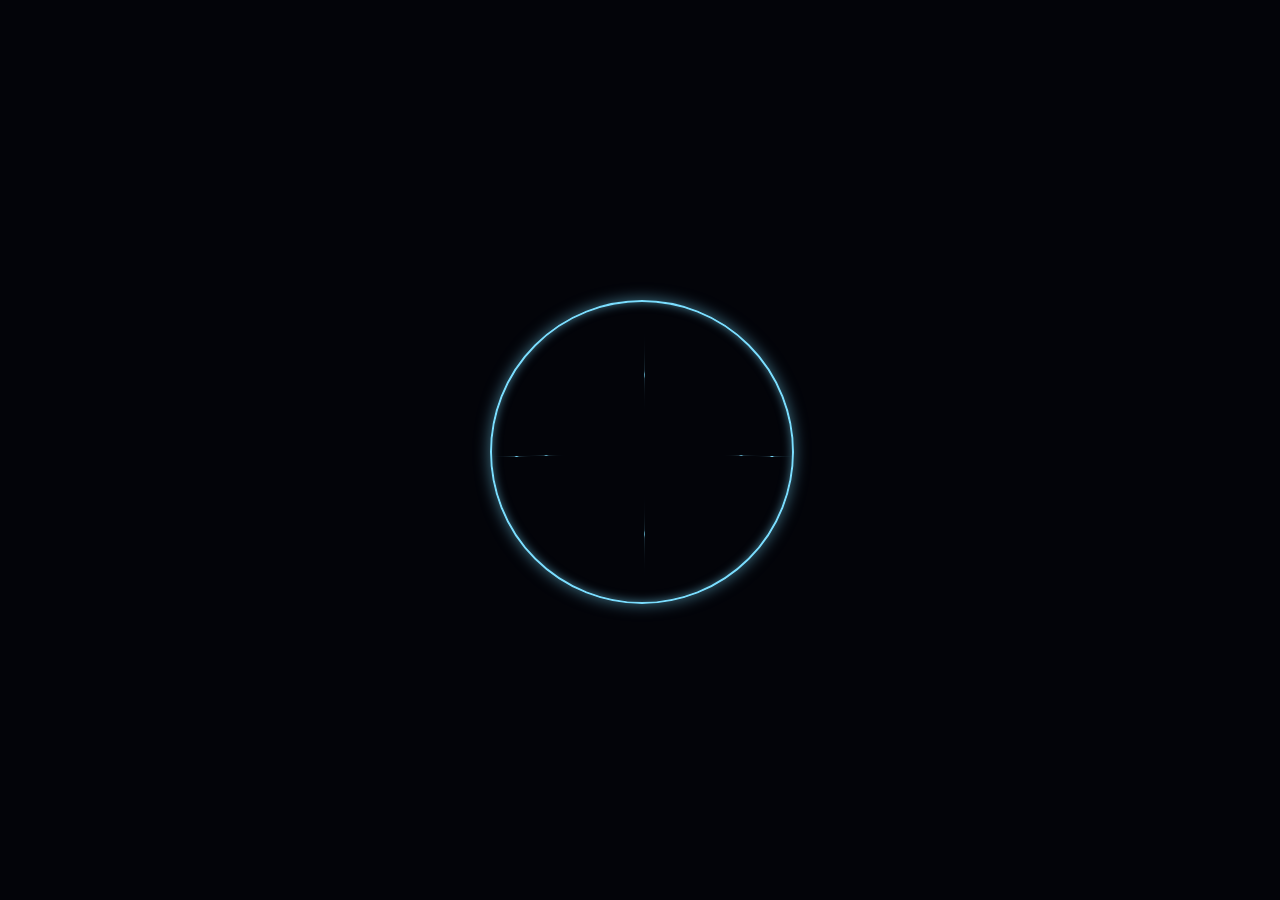
<file: arts/celestial_engine.html>
<!DOCTYPE html>
<html lang="en">
<head>
    <meta charset="UTF-8">
    <meta name="viewport" content="width=device-width, initial-scale=1.0">
    <title>The Celestial Engine</title>
    <link rel="preconnect" href="https://fonts.googleapis.com">
    <link rel="preconnect" href="https://fonts.gstatic.com" crossorigin>
    <link href="https://fonts.googleapis.com/css2?family=Orbitron:wght@700&display=swap" rel="stylesheet">
    <style>
      

        :root {
            --bg-color: #030409;
            --ring-color: #7bdeff;
            --core-glow: #ffffff;
            --accent-color: #f7b801;
            --shadow-color: rgba(123, 222, 255, 0.5);
        }

        body {
            margin: 0;
            min-height: 100vh;
            background-color: var(--bg-color);
            display: flex;
            flex-direction: column;
            justify-content: center;
            align-items: center;
            overflow: hidden;
            font-family: 'Orbitron', sans-serif;
        }

        .title {
            color: var(--ring-color);
            font-size: 2rem;
            text-shadow: 0 0 10px var(--shadow-color), 0 0 20px var(--shadow-color);
            margin-bottom: 2rem;
            letter-spacing: 2px;
            text-align: center;
        }


        .engine-container {
            width: 300px;
            height: 300px;
            perspective: 1200px;
            position: relative;
        }

        
        .engine {
            width: 100%;
            height: 100%;
            position: absolute;
            transform-style: preserve-3d;
            animation: rotate-engine 40s linear infinite;
        }
        

        .ring {
            position: absolute;
            top: 0;
            left: 0;
            width: 100%;
            height: 100%;
            border-radius: 50%;
            border: 2px solid var(--ring-color);
            transform-style: preserve-3d;
            box-shadow: 0 0 15px var(--shadow-color), inset 0 0 10px var(--shadow-color);
        }
        

        
        .ring-1 {
            animation: rotate-1 10s linear infinite;
        }

        .ring-2 {
            transform: rotateY(90deg);
            animation: rotate-2 12s linear infinite reverse;
        }

        .ring-3 {
            transform: rotateX(90deg);
            animation: rotate-3 15s linear infinite;
        }


        .core-container {
            position: absolute;
            top: 50%;
            left: 50%;
            width: 100px;
            height: 100px;
            margin: -50px 0 0 -50px;
            transform-style: preserve-3d;
            animation: rotate-core-container 8s ease-in-out infinite alternate;
        }
        

        .core {
            position: absolute;
            width: 100%;
            height: 100%;
            border-radius: 50%;
            background: var(--core-glow);
            box-shadow: 0 0 20px 10px var(--core-glow);
            animation: pulse-core 2s ease-in-out infinite alternate;
        }


        .arc {
            position: absolute;
            top: 0;
            left: 50%;
            width: 4px;
            height: 100%;
            margin-left: -2px;
            background: var(--accent-color);
            box-shadow: 0 0 10px var(--accent-color);
            transform-origin: center;
        }
        
        .arc-1 { transform: rotateZ(45deg); }
        .arc-2 { transform: rotateZ(-45deg); }
        .arc-3 { transform: rotateZ(135deg); }
        .arc-4 { transform: rotateZ(-135deg); }
        

       
        .engine-container:hover .engine { animation-duration: 10s; }
        .engine-container:hover .ring-1 { animation-duration: 2s; }
        .engine-container:hover .ring-2 { animation-duration: 3s; }
        .engine-container:hover .ring-3 { animation-duration: 4s; }
        .engine-container:hover .core { animation: pulse-core 0.5s ease-in-out infinite alternate; }



        @keyframes rotate-engine {
            from { transform: rotateY(0deg) rotateX(10deg); }
            to { transform: rotateY(360deg) rotateX(10deg); }
        }

        @keyframes rotate-1 {
            from { transform: rotateZ(0deg) rotateX(20deg); }
            to { transform: rotateZ(360deg) rotateX(20deg); }
        }

        @keyframes rotate-2 {
            from { transform: rotateY(90deg) rotateX(0deg); }
            to { transform: rotateY(90deg) rotateX(360deg); }
        }

        @keyframes rotate-3 {
            from { transform: rotateX(90deg) rotateY(0deg); }
            to { transform: rotateX(90deg) rotateY(360deg); }
        }

        @keyframes rotate-core-container {
            from { transform: rotateZ(0deg) rotateY(0deg); }
            to { transform: rotateZ(180deg) rotateY(360deg); }
        }

        @keyframes pulse-core {
            from { transform: scale(0.9); box-shadow: 0 0 20px 10px var(--core-glow); opacity: 0.8; }
            to { transform: scale(1.1); box-shadow: 0 0 35px 18px var(--core-glow); opacity: 1; }
        }

    </style>
</head>
<body>
    <div class="engine-container">
        <div class="engine">
            <div class="ring ring-1">
                <div class="ring ring-2">
                    <div class="ring ring-3">
                        <div class="core-container">
                            <div class="arc arc-1"></div>
                            <div class="arc arc-2"></div>
                            <div class="arc arc-3"></div>
                            <div class="arc arc-4"></div>
                            <div class="core"></div>
                        </div>
                    </div>
                </div>
            </div>
        </div>
    </div>
</body>
</html>
</file>
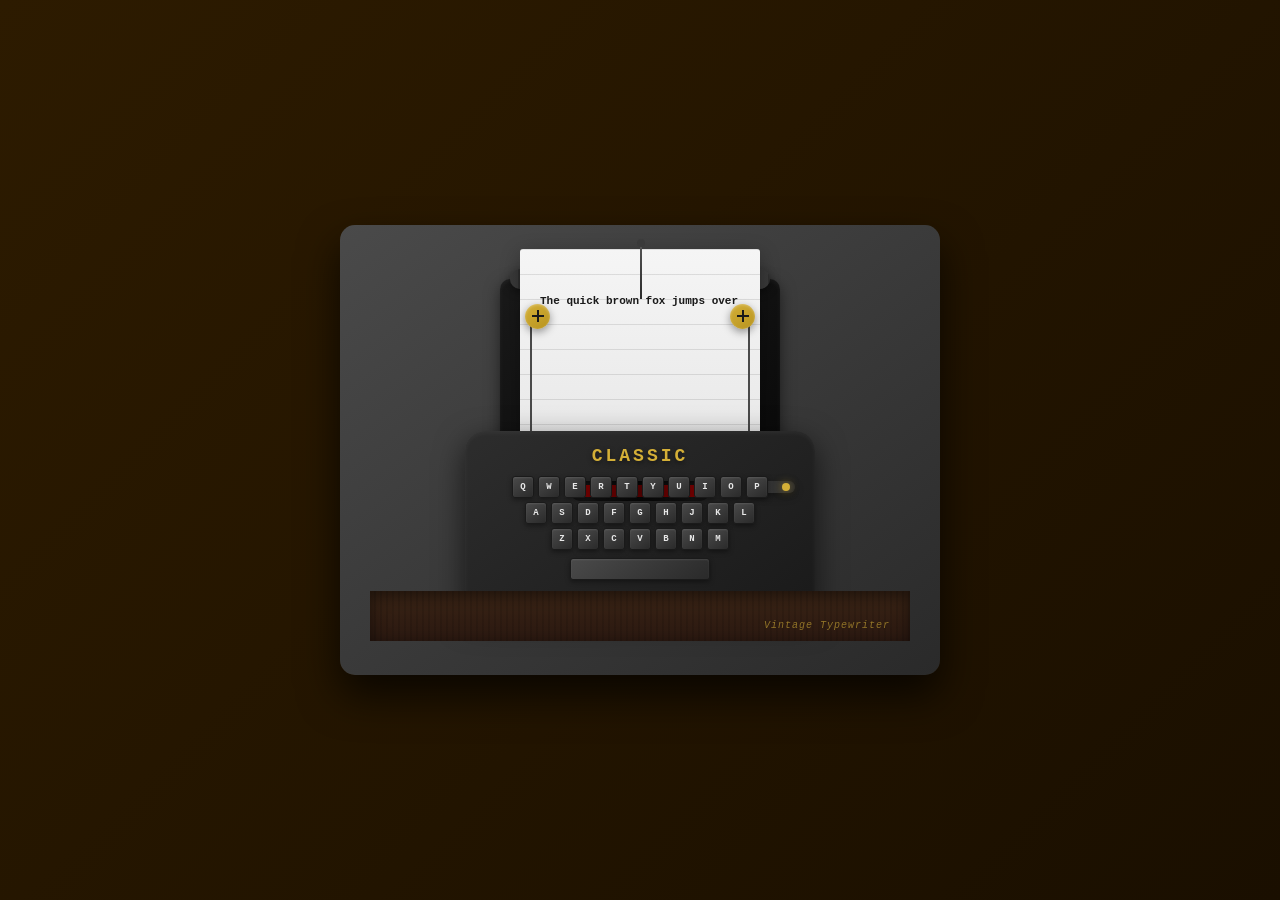
<file: arts/chanakya-vintage-typewriter.html>
<!DOCTYPE html>
<html lang="en">

<head>
    <meta charset="UTF-8">
    <meta name="viewport" content="width=device-width, initial-scale=1.0">
    <title>CSS Art - Vintage Typewriter</title>
    <style>
        * {
            margin: 0;
            padding: 0;
            box-sizing: border-box;
        }

        body {
            display: flex;
            justify-content: center;
            align-items: center;
            min-height: 100vh;
            background: linear-gradient(135deg, #2d1b00 0%, #1a0f00 100%);
            font-family: 'Courier New', monospace;
            padding: 10px;
            margin: 0;
        }

        .art-container {
            position: relative;
            width: 100%;
            max-width: 600px;
            aspect-ratio: 4 / 3;
            background: linear-gradient(145deg, #4a4a4a 0%, #2a2a2a 100%);
            border-radius: 15px;
            box-shadow: 0 20px 40px rgba(0, 0, 0, 0.7);
            overflow: hidden;
            display: flex;
            align-items: center;
            justify-content: center;
        }

        .content-wrapper {
            position: relative;
            width: 90%;
            height: 85%;
        }

        .paper-holder {
            position: absolute;
            width: 280px;
            height: 180px;
            background: linear-gradient(145deg, #1a1a1a 0%, #0a0a0a 100%);
            border-radius: 10px 10px 0 0;
            top: 20px;
            left: 50%;
            transform: translateX(-50%);
            box-shadow: 0 5px 15px rgba(0, 0, 0, 0.5),
                inset 0 2px 5px rgba(255, 255, 255, 0.05);
        }

        .paper {
            position: absolute;
            width: 240px;
            height: 200px;
            background: linear-gradient(180deg, #f5f5f5 0%, #e8e8e8 100%);
            top: -30px;
            left: 50%;
            transform: translateX(-50%);
            border-radius: 3px;
            box-shadow: 0 5px 20px rgba(0, 0, 0, 0.3);
            overflow: hidden;
        }

        .paper::before {
            content: '';
            position: absolute;
            width: 100%;
            height: 100%;
            background: repeating-linear-gradient(0deg,
                    transparent,
                    transparent 24px,
                    rgba(0, 0, 0, 0.1) 24px,
                    rgba(0, 0, 0, 0.1) 25px);
        }

        .typed-text {
            position: absolute;
            top: 40px;
            left: 20px;
            right: 20px;
            font-size: 11px;
            line-height: 24px;
            color: #1a1a1a;
            font-weight: bold;
            animation: typing 8s steps(40) infinite;
            white-space: nowrap;
            overflow: hidden;
        }

        @keyframes typing {
            0%, 100% {
                width: 0;
            }
            50%, 90% {
                width: 90%;
            }
        }

        .paper-roll-top {
            position: absolute;
            width: 260px;
            height: 20px;
            background: linear-gradient(90deg, #3a3a3a 0%, #2a2a2a 50%, #3a3a3a 100%);
            border-radius: 10px;
            top: -10px;
            left: 50%;
            transform: translateX(-50%);
            box-shadow: 0 3px 10px rgba(0, 0, 0, 0.4);
        }

        .paper-roll-top::before {
            content: '';
            position: absolute;
            width: 100%;
            height: 100%;
            background: repeating-linear-gradient(90deg,
                    transparent,
                    transparent 8px,
                    rgba(0, 0, 0, 0.2) 8px,
                    rgba(0, 0, 0, 0.2) 10px);
            border-radius: 10px;
        }

        .typewriter-body {
            position: absolute;
            width: 350px;
            height: 180px;
            background: linear-gradient(145deg, #2d2d2d 0%, #1a1a1a 100%);
            border-radius: 20px 20px 10px 10px;
            bottom: 30px;
            left: 50%;
            transform: translateX(-50%);
            box-shadow: 0 10px 30px rgba(0, 0, 0, 0.6),
                inset 0 2px 5px rgba(255, 255, 255, 0.05);
        }

        .brand-name {
            position: absolute;
            top: 15px;
            left: 50%;
            transform: translateX(-50%);
            color: #d4af37;
            font-size: 18px;
            font-weight: bold;
            letter-spacing: 3px;
            text-shadow: 0 2px 5px rgba(0, 0, 0, 0.5);
        }

        .keyboard-section {
            position: absolute;
            bottom: 15px;
            left: 50%;
            transform: translateX(-50%);
            width: 320px;
            height: 120px;
        }

        .key-row {
            display: flex;
            justify-content: center;
            gap: 4px;
            margin-bottom: 4px;
        }

        .key {
            width: 22px;
            height: 22px;
            background: linear-gradient(145deg, #4a4a4a 0%, #2a2a2a 100%);
            border-radius: 3px;
            border: 1px solid #1a1a1a;
            box-shadow: 0 2px 5px rgba(0, 0, 0, 0.4),
                inset 0 1px 2px rgba(255, 255, 255, 0.1);
            display: flex;
            align-items: center;
            justify-content: center;
            font-size: 9px;
            color: #e8e8e8;
            font-weight: bold;
            animation: keyPress 3s ease-in-out infinite;
        }

        .key:nth-child(3n) {
            animation-delay: 0.5s;
        }

        .key:nth-child(5n) {
            animation-delay: 1s;
        }

        .key:nth-child(7n) {
            animation-delay: 1.5s;
        }

        @keyframes keyPress {
            0%, 90%, 100% {
                transform: translateY(0);
                box-shadow: 0 2px 5px rgba(0, 0, 0, 0.4),
                    inset 0 1px 2px rgba(255, 255, 255, 0.1);
            }
            5% {
                transform: translateY(3px);
                box-shadow: 0 1px 2px rgba(0, 0, 0, 0.4),
                    inset 0 1px 2px rgba(255, 255, 255, 0.1);
            }
        }

        .space-bar {
            width: 140px !important;
            margin-top: 4px;
        }

        .carriage-return {
            position: absolute;
            width: 40px;
            height: 12px;
            background: linear-gradient(90deg, #3a3a3a 0%, #2a2a2a 100%);
            border-radius: 6px;
            top: 50px;
            right: 20px;
            box-shadow: 0 3px 8px rgba(0, 0, 0, 0.4);
        }

        .carriage-return::before {
            content: '';
            position: absolute;
            width: 8px;
            height: 8px;
            background: #d4af37;
            border-radius: 50%;
            right: 5px;
            top: 50%;
            transform: translateY(-50%);
            box-shadow: 0 0 8px rgba(212, 175, 55, 0.6);
        }

        .type-bar-holder {
            position: absolute;
            width: 200px;
            height: 80px;
            top: -40px;
            left: 50%;
            transform: translateX(-50%);
            perspective: 500px;
        }

        .type-bar {
            position: absolute;
            width: 2px;
            height: 60px;
            background: linear-gradient(180deg, #5a5a5a 0%, #2a2a2a 100%);
            left: 50%;
            bottom: 0;
            transform-origin: bottom;
            animation: typeBarStrike 3s ease-in-out infinite;
        }

        @keyframes typeBarStrike {
            0%, 90%, 100% {
                transform: translateX(-50%) rotateX(0deg);
            }
            5%, 10% {
                transform: translateX(-50%) rotateX(-45deg);
            }
        }

        .type-bar::before {
            content: '';
            position: absolute;
            width: 8px;
            height: 8px;
            background: #3a3a3a;
            border-radius: 50%;
            top: 0;
            left: 50%;
            transform: translateX(-50%);
        }

        .ribbon-holder {
            position: absolute;
            width: 140px;
            height: 20px;
            background: linear-gradient(90deg, #1a1a1a 0%, #0a0a0a 50%, #1a1a1a 100%);
            border-radius: 10px;
            top: 50px;
            left: 50%;
            transform: translateX(-50%);
            box-shadow: inset 0 2px 5px rgba(0, 0, 0, 0.5);
            overflow: hidden;
        }

        .ribbon {
            position: absolute;
            width: 100%;
            height: 12px;
            background: linear-gradient(90deg,
                    #8b0000 0%,
                    #5c0000 50%,
                    #8b0000 100%);
            top: 4px;
            animation: ribbonMove 2s linear infinite;
        }

        @keyframes ribbonMove {
            0% {
                transform: translateX(-10px);
            }
            100% {
                transform: translateX(10px);
            }
        }

        .paper-guide {
            position: absolute;
            width: 2px;
            height: 140px;
            background: #4a4a4a;
            top: 30px;
        }

        .paper-guide-left {
            left: 30px;
        }

        .paper-guide-right {
            right: 30px;
        }

        .roller-knob {
            position: absolute;
            width: 25px;
            height: 25px;
            background: linear-gradient(145deg, #d4af37 0%, #b8941f 100%);
            border-radius: 50%;
            top: -5px;
            box-shadow: 0 3px 8px rgba(0, 0, 0, 0.4),
                inset 0 1px 3px rgba(255, 255, 255, 0.3);
        }

        .roller-knob-left {
            left: -5px;
            animation: rotateKnob 4s linear infinite;
        }

        .roller-knob-right {
            right: -5px;
            animation: rotateKnob 4s linear infinite reverse;
        }

        @keyframes rotateKnob {
            0% {
                transform: rotate(0deg);
            }
            100% {
                transform: rotate(360deg);
            }
        }

        .roller-knob::before {
            content: '';
            position: absolute;
            width: 12px;
            height: 2px;
            background: #1a1a1a;
            top: 50%;
            left: 50%;
            transform: translate(-50%, -50%);
        }

        .roller-knob::after {
            content: '';
            position: absolute;
            width: 2px;
            height: 12px;
            background: #1a1a1a;
            top: 50%;
            left: 50%;
            transform: translate(-50%, -50%);
        }

        .desk-surface {
            position: absolute;
            width: 100%;
            height: 50px;
            background: linear-gradient(180deg, #3a2415 0%, #2a1810 100%);
            bottom: 0;
            box-shadow: inset 0 5px 15px rgba(0, 0, 0, 0.5);
        }

        .desk-texture {
            position: absolute;
            width: 100%;
            height: 100%;
            background: repeating-linear-gradient(90deg,
                    transparent,
                    transparent 4px,
                    rgba(0, 0, 0, 0.1) 4px,
                    rgba(0, 0, 0, 0.1) 6px);
        }

        .title {
            position: absolute;
            bottom: 10px;
            right: 20px;
            color: rgba(212, 175, 55, 0.6);
            font-size: 10px;
            font-style: italic;
            letter-spacing: 1px;
        }
    </style>
</head>

<body>
    <div class="art-container">
        <div class="content-wrapper">
            <div class="paper-holder">
                <div class="paper-roll-top"></div>
                <div class="paper">
                    <div class="typed-text">The quick brown fox jumps over the lazy dog...</div>
                </div>
                <div class="paper-guide paper-guide-left">
                    <div class="roller-knob roller-knob-left"></div>
                </div>
                <div class="paper-guide paper-guide-right">
                    <div class="roller-knob roller-knob-right"></div>
                </div>
            </div>

            <div class="type-bar-holder">
                <div class="type-bar"></div>
            </div>

            <div class="typewriter-body">
                <div class="brand-name">CLASSIC</div>

                <div class="ribbon-holder">
                    <div class="ribbon"></div>
                </div>

                <div class="carriage-return"></div>

                <div class="keyboard-section">
                    <div class="key-row">
                        <div class="key">Q</div>
                        <div class="key">W</div>
                        <div class="key">E</div>
                        <div class="key">R</div>
                        <div class="key">T</div>
                        <div class="key">Y</div>
                        <div class="key">U</div>
                        <div class="key">I</div>
                        <div class="key">O</div>
                        <div class="key">P</div>
                    </div>
                    <div class="key-row">
                        <div class="key">A</div>
                        <div class="key">S</div>
                        <div class="key">D</div>
                        <div class="key">F</div>
                        <div class="key">G</div>
                        <div class="key">H</div>
                        <div class="key">J</div>
                        <div class="key">K</div>
                        <div class="key">L</div>
                    </div>
                    <div class="key-row">
                        <div class="key">Z</div>
                        <div class="key">X</div>
                        <div class="key">C</div>
                        <div class="key">V</div>
                        <div class="key">B</div>
                        <div class="key">N</div>
                        <div class="key">M</div>
                    </div>
                    <div class="key-row">
                        <div class="key space-bar"></div>
                    </div>
                </div>
            </div>

            <div class="desk-surface">
                <div class="desk-texture"></div>
            </div>

            <div class="title">Vintage Typewriter</div>
        </div>
    </div>
</body>

</html>
</file>
<file: style.css>
/* Import elegant fonts */
@import url('https://fonts.googleapis.com/css2?family=Playfair+Display:wght@400;500;600;700&family=Inter:wght@300;400;500;600&display=swap');

/* Basic Reset */
* {
  margin: 0;
  padding: 0;
  box-sizing: border-box;
}

/* Smooth Scrolling */
html {
  scroll-behavior: smooth;
}
body {
  display: flex;
  flex-direction: column;
  min-height: 100vh;
  margin: 0;
}

main {
  flex: 1;
}


/* Elegant Art Museum Color Variables */
:root {
  --primary-bg: #fafafa;
  --secondary-bg: #ffffff;
  --accent-bg: #f8f8f8;
  --primary-text: #1a1a1a;
  --secondary-text: #4a4a4a;
  --muted-text: #757575;
  --border-color: #e8e8e8;
  --shadow-light: rgba(0, 0, 0, 0.04);
  --shadow-medium: rgba(0, 0, 0, 0.08);
  --shadow-strong: rgba(0, 0, 0, 0.12);
  --accent-color: #6c63ff;
  --accent-subtle: #f0efff;
  --gold-accent: #d4af37;
  --museum-warm: #f5f4f0;
  --button-bg: #f6f8fa;
  --button-border: rgba(27, 31, 36, 0.15);
  --button-hover-bg: #f3f4f6;
  --count-bg: rgba(209, 213, 219, 0.5);
  --button-bg: #f6f8fa;
  --button-border: rgba(27, 31, 36, 0.15);
  --button-hover-bg: #f3f4f6;
  --count-bg: rgba(209, 213, 219, 0.5);
}

/* Body Styling - Museum-inspired with Visual Appeal */
body {
  font-family: 'Inter', -apple-system, BlinkMacSystemFont, sans-serif;
  background:
    radial-gradient(circle at 20% 80%, rgba(108, 99, 255, 0.05) 0%, transparent 50%),
    radial-gradient(circle at 80% 20%, rgba(212, 175, 55, 0.08) 0%, transparent 50%),
    radial-gradient(circle at 40% 40%, rgba(108, 99, 255, 0.03) 0%, transparent 50%),
    linear-gradient(135deg, var(--primary-bg) 0%, var(--museum-warm) 100%);
  background-size: 100% 100%, 80% 80%, 60% 60%, 100% 100%;
  background-attachment: scroll; /* Changed from 'fixed' to 'scroll' for better scroll performance */
  color: var(--primary-text);
  line-height: 1.6;
  padding: 100px 20px 40px; /* Added top padding to prevent content from hiding behind fixed nav */
  min-height: 100vh;
  transition: all 0.3s ease;
  position: relative;
  overflow-x: hidden;
}

/* Subtle floating elements for visual interest */
body::before {
  content: '';
  position: fixed;
  top: 10%;
  right: -5%;
  width: 200px;
  height: 200px;
  background: radial-gradient(circle, rgba(108, 99, 255, 0.03) 0%, transparent 70%);
  border-radius: 50%;
  animation: float 20s ease-in-out infinite;
  z-index: -1;
}

body::after {
  content: '';
  position: fixed;
  bottom: 10%;
  left: -5%;
  width: 300px;
  height: 300px;
  background: radial-gradient(circle, rgba(212, 175, 55, 0.04) 0%, transparent 70%);
  border-radius: 50%;
  animation: float 25s ease-in-out infinite reverse;
  z-index: -1;
}

@keyframes float {

  0%,
  100% {
    transform: translate(0, 0) rotate(0deg);
  }

  33% {
    transform: translate(30px, -30px) rotate(120deg);
  }

  66% {
    transform: translate(-20px, 20px) rotate(240deg);
  }
}

/* === MODIFIED HEADER AND NEW NAVBAR STYLING START === */

/* Main Header container */
header {
  text-align: center;
  margin-bottom: 40px; /* Reduced margin */
  margin-bottom: 40px; /* Reduced margin */
  position: relative;
  width: 100%;
}

/* Floating Fixed Navbar */
header nav {
  display: flex;
  justify-content: space-between;
  align-items: center;
  padding: 10px 25px;
  position: fixed;
  top: 20px;
  left: 50%;
  transform: translateX(-50%);
  width: 95%;
  max-width: 1400px;
  z-index: 100;
  
  background: rgba(255, 255, 255, 0.5);
  backdrop-filter: blur(12px);
  -webkit-backdrop-filter: blur(12px); /* For Safari */
  border-radius: 14px; /* Slightly smaller radius */
  border: 1px solid rgba(108, 99, 255, 0.1);
  box-shadow: 0 8px 32px 0 rgba(108, 99, 255, 0.15);
}


/* Modified h1 (Logo) styling for the navbar */
header h1.logo {
  font-family: 'Playfair Display', serif;
  font-weight: 600;
  font-size: clamp(1.4rem, 3vw, 1.8rem); /* Adjusted font size */
  background: linear-gradient(135deg, var(--primary-text) 0%, var(--accent-color) 100%);
  background-clip: text;
  -webkit-background-clip: text;
  -webkit-text-fill-color: transparent;
  margin: 0;
  letter-spacing: -0.02em;
  animation: titleShine 3s ease-in-out infinite;
  flex-shrink: 0;
}

@keyframes titleShine {

  0%,
  100% {
    filter: brightness(1);
  }

  50% {
    filter: brightness(1.1);
  }
}

header h1::before, header h1::after {
    content: none;
}

/* Welcome message below the navbar */
header p {
  color: var(--secondary-text);
  font-size: 1.1rem;
  font-weight: 400;
  max-width: 600px;
  margin: 0 auto; /* Centered without top margin */
  line-height: 1.8;
  background: rgba(255, 255, 255, 0.5);
  backdrop-filter: blur(10px);
  padding: 16px 24px;
  border-radius: 12px;
  border: 1px solid rgba(108, 99, 255, 0.1);
  box-shadow: 0 4px 20px rgba(108, 99, 255, 0.1);
  animation: fadeInUp 1s ease-out 0.5s both;
}

.section-title {
  font-family: 'Playfair Display', serif;
  font-size: clamp(1.25rem, 2.2vw, 1.6rem);
  font-weight: 600;
  text-align: center;
  margin: 10px auto 18px;
  letter-spacing: 0.02em;
  color: var(--primary-text);
  background: linear-gradient(135deg, var(--primary-text) 0%, var(--gold-accent) 100%);
  -webkit-background-clip: text;
  background-clip: text;
  -webkit-text-fill-color: transparent;
}

/* Modified Search Bar for the navbar */
#search-bar {
  width: 100%;
  max-width: 500px;
  padding: 10px 20px; /* Reduced padding */
  font-size: 0.95rem;
  font-family: 'Inter', sans-serif;
  border: 1px solid rgba(108, 99, 255, 0.2);
  border-radius: 30px;
  background: rgba(255, 255, 255, 0.4);
  backdrop-filter: blur(10px);
  color: var(--primary-text);
  box-shadow:
    0 4px 12px var(--shadow-light),
    inset 0 1px 0 rgba(255, 255, 255, 0.6);
  transition: all 0.4s ease;
  outline: none;
  margin: 0 24px;
  text-align: left;
}

#search-bar::placeholder {
  color: var(--secondary-text);
  opacity: 0.7;
  text-align: left;
}

#search-bar:focus {
  border-color: var(--accent-color);
  box-shadow:
    0 6px 18px rgba(108, 99, 255, 0.2),
    inset 0 1px 0 rgba(255, 255, 255, 0.8);
  background: rgba(255, 255, 255, 0.6);
  transform: scale(1.02);
}

@keyframes fadeInUp {
  from {
    opacity: 0;
    transform: translateY(20px);
  }

  to {
    opacity: 1;
    transform: translateY(0);
  }
}

/* Modified Theme Toggle for the navbar */
.theme-toggle {
  position: static;
  background: var(--secondary-bg);
  border: 1px solid var(--border-color);
  border-radius: 30px;
  padding: 10px 18px;
  cursor: pointer;
  transition: all 0.4s cubic-bezier(0.25, 0.46, 0.45, 0.94);
  font-size: 0.85rem;
  font-weight: 500;
  color: var(--secondary-text);
  box-shadow:
    0 4px 12px var(--shadow-light),
    inset 0 1px 0 rgba(255, 255, 255, 0.5);
  backdrop-filter: blur(10px);
  animation: toggleFloat 4s ease-in-out infinite;
  flex-shrink: 0;
}

/* === MODIFIED HEADER AND NEW NAVBAR STYLING END === */

@keyframes toggleFloat {
  0%,
  100% {
    transform: translateY(0px);
  }

  50% {
    transform: translateY(-3px);
  }
}

.theme-toggle:hover {
  background: linear-gradient(135deg, var(--accent-subtle), rgba(212, 175, 55, 0.1));
  border-color: var(--accent-color);
  transform: translateY(-4px) scale(1.05);
  box-shadow:
    0 8px 20px var(--shadow-medium),
    0 4px 12px rgba(108, 99, 255, 0.2),
    inset 0 1px 0 rgba(255, 255, 255, 0.8);
  color: var(--accent-color);
}

.theme-toggle:active {
  transform: translateY(-2px) scale(1.02);
}


/* Sophisticated Gallery Layout with Visual Appeal */
.gallery {
  display: grid;
  grid-template-columns: repeat(auto-fill, minmax(320px, 1fr)); /* Reduced min-width */
  gap: 30px; /* Reduced gap */
  max-width: 1400px;
  margin: 0 auto 80px;
  padding: 0 20px;
  perspective: 1000px;
  position: relative;
}

.gallery::before {
  content: '';
  position: absolute;
  top: -40px;
  left: -40px;
  right: -40px;
  bottom: -40px;
  background:
    linear-gradient(45deg, transparent 30%, rgba(108, 99, 255, 0.03) 50%, transparent 70%),
    linear-gradient(-45deg, transparent 30%, rgba(212, 175, 55, 0.04) 50%, transparent 70%);
  border-radius: 24px;
  z-index: -1;
  animation: galleryGlow 15s ease-in-out infinite;
}

@keyframes galleryGlow {

  0%,
  100% {
    opacity: 0.5;
  }

  50% {
    opacity: 1;
  }
}

/* Museum-Quality Art Cards with Enhanced Visual Appeal */
.art-card {
  background: var(--secondary-bg);
  border-radius: 16px; /* Reduced radius */
  padding: 20px; /* Reduced padding */
  box-shadow:
    0 4px 12px var(--shadow-light),
    0 12px 32px var(--shadow-medium),
    inset 0 1px 0 rgba(255, 255, 255, 0.6);
  transition: all 0.5s cubic-bezier(0.25, 0.46, 0.45, 0.94);
  border: 1px solid var(--border-color);
  position: relative;
  overflow: hidden;
  transform-style: preserve-3d;
  animation: cardEntrance 0.8s ease-out both;
}

@keyframes cardEntrance {
  from {
    opacity: 0;
    transform: translateY(30px) rotateX(10deg);
  }

  to {
    opacity: 1;
    transform: translateY(0) rotateX(0deg);
  }
}

.art-card:nth-child(odd) {
  animation-delay: 0.1s;
}

.art-card:nth-child(even) {
  animation-delay: 0.2s;
}

.art-card::before {
  content: '';
  position: absolute;
  top: 0;
  left: 0;
  right: 0;
  height: 5px;
  background: linear-gradient(90deg, var(--accent-color), var(--gold-accent), var(--accent-color));
  opacity: 0;
  transition: all 0.4s ease;
  border-radius: 20px 20px 0 0;
}

.art-card::after {
  content: '';
  position: absolute;
  top: 50%;
  left: 50%;
  width: 0;
  height: 0;
  background: radial-gradient(circle, rgba(108, 99, 255, 0.1) 0%, transparent 70%);
  transform: translate(-50%, -50%);
  transition: all 0.5s ease;
  border-radius: 50%;
  z-index: -1;
}

.art-card:hover::before {
  opacity: 1;
  box-shadow: 0 0 20px rgba(108, 99, 255, 0.4);
}

.art-card:hover::after {
  width: 300px;
  height: 300px;
}

.art-card:hover {
  transform: translateY(-12px) rotateX(2deg) rotateY(2deg);
  box-shadow:
    0 8px 25px var(--shadow-medium),
    0 20px 60px var(--shadow-strong),
    0 0 0 1px rgba(108, 99, 255, 0.2),
    inset 0 1px 0 rgba(255, 255, 255, 0.8);
  border-color: var(--accent-color);
  filter: brightness(1.02);
}

.art-card iframe {
  width: 100%;
  height: 250px; /* Reduced height */
  border: none;
  border-radius: 12px; /* Reduced radius */
  scrollbar-width: none;
  box-shadow:
    0 6px 16px var(--shadow-light),
    0 2px 4px var(--shadow-medium);
  transition: all 0.4s ease;
  position: relative;
  background: linear-gradient(45deg, #f0f0f0 25%, transparent 25%),
    linear-gradient(-45deg, #f0f0f0 25%, transparent 25%);
  background-size: 10px 10px;
  background-position: 0 0, 0 5px;
  overflow: hidden;
  scrollbar-width: none;
}

.art-card h3 {
  text-align: center;
  margin: 8px 0 14px;
  font-family: 'Playfair Display', serif;
  font-weight: 600;
  font-size: 1.05rem;
  line-height: 1.35;
  color: var(--primary-text);
  letter-spacing: 0.01em;
  background: linear-gradient(135deg, var(--primary-text) 0%, var(--accent-color) 100%);
  -webkit-background-clip: text;
  background-clip: text;
  -webkit-text-fill-color: transparent;
}

.art-card:hover h3 {
  filter: brightness(1.05);
}

.art-card iframe::-webkit-scrollbar {
  display: none;
}

.art-card:hover iframe {
  transform: scale(1.03) rotateX(-2deg);
  box-shadow:
    0 12px 30px var(--shadow-medium),
    0 4px 8px var(--shadow-light),
    0 0 0 2px rgba(108, 99, 255, 0.1);
  border-radius: 20px;
}

.art-card p {
  text-align: center;
  margin-top: 16px;
  font-weight: 500;
  font-size: 0.9rem;
  color: var(--secondary-text);
  line-height: 1.5;
  letter-spacing: 0.025em;
  padding: 10px 14px;
  background: linear-gradient(135deg, rgba(108, 99, 255, 0.05), rgba(212, 175, 55, 0.05));
  border-radius: 10px;
  border: 1px solid rgba(108, 99, 255, 0.1);
  position: relative;
  transition: all 0.3s ease;
}

.art-card:hover p {
  background: linear-gradient(135deg, rgba(108, 99, 255, 0.1), rgba(212, 175, 55, 0.08));
  border-color: rgba(108, 99, 255, 0.2);
  transform: translateY(-2px);
  box-shadow: 0 4px 12px rgba(108, 99, 255, 0.1);
}

/* === NEW FOOTER STYLES START === */
/* =================== Footer Styles =================== */
/* =================== Footer Styles =================== */

/* Root variables */
:root {
  --accent-bg: #f9f9fb;
  --accent-color: #6c63ff;
  --accent-subtle: #ececff;
  --gold-accent: #f1c40f;
  --secondary-text: #555;
  --muted-text: #777;
  --button-bg: #fff;
  --button-border: #ddd;
  --border-color: #e2e2e2;
  --hover-bg: rgba(108,99,255,0.08);
}

/* Dark theme */
.dark-theme {
  --accent-bg: #1c1c1c;
  --accent-color: #8b7fff;
  --accent-subtle: #2a2a2a;
  --gold-accent: #f4d03f;
  --secondary-text: #ccc;
  --muted-text: #888;
  --button-bg: #222;
  --button-border: #444;
  --border-color: #333;
  --hover-bg: rgba(139,127,255,0.15);
}

/* Footer Container */

/* Footer Links Styling */
.footer-section a {
  color: var(--footer-link); /* or choose a color like #fff, #ccc */
  text-decoration: none;     /* removes underline */
  transition: color 0.3s ease;
}
/* Star icon color */
.star-button .star-icon path {
  fill: gold; /* Makes the star golden */
}

.footer-section a:hover {
  color: var(--accent);      /* highlight on hover */
}

.footer-container {
  display: flex;
  flex-wrap: wrap;
  justify-content: space-between;
  padding: 40px;
  background-color: var(--footer-bg);
  color: var(--footer-text);
}

/* Footer Sections */
.footer-section {
  flex: 1 1 200px;
  margin: 10px;
}

/* Footer Social Logos */
.footer-social {
  display: flex;
  gap: 15px;
  margin-top: 10px;
}

.footer-social-logo {
  width: 30px;    /* small GitHub logo */
  height: 30px;
  object-fit: contain;
}

/* Footer Buttons (Star / Contributors) */
.footer-extra-buttons {
  display: flex;
  gap: 10px;
  margin-top: 15px;
}

.footer-button {
  display: flex;
  align-items: center;
  gap: 5px;
  padding: 8px 12px;
  background-color: transparent;
  border: 1px solid var(--accent);
  border-radius: 6px;
  text-decoration: none;
  color: var(--accent);
  font-size: 0.9rem;
  transition: 0.3s ease;
}

.footer-button:hover {
  background-color: var(--accent);
  color: #fff;
}

.star-icon {
  width: 16px;
  height: 16px;
}

/* Footer Bottom */
.footer-bottom {
  text-align: center;
  padding: 15px;
  background-color: var(--footer-bottom-bg);
  font-size: 0.85rem;
  margin-top: 20px;
}

/* === NEW FOOTER STYLES END === */


/* Dark Theme - Sophisticated Museum Night Mode */
.dark-theme {
  --primary-bg: #0f0f0f;
  --secondary-bg: #1a1a1a;
  --accent-bg: #161616;
  --primary-text: #f0f0f0;
  --secondary-text: #c0c0c0;
  --muted-text: #888888;
  --border-color: #2a2a2a;
  --shadow-light: rgba(0, 0, 0, 0.3);
  --shadow-medium: rgba(0, 0, 0, 0.4);
  --shadow-strong: rgba(0, 0, 0, 0.5);
  --accent-color: #8b7fff;
  --accent-subtle: #1a1825;
  --gold-accent: #f4d03f;
  --museum-warm: #1c1915;
  --button-bg: #21262d;
  --button-border: #30363d;
  --button-hover-bg: #30363d;
  --count-bg: rgba(72, 83, 99, 0.5);
  --logo-filter: invert(1); /* Invert logo for dark mode */
}

.dark-theme body {
  background: linear-gradient(135deg, var(--primary-bg) 0%, var(--museum-warm) 100%);
}

/* Dark theme styles for new navbar */
.dark-theme header nav {
  background: rgba(30, 30, 30, 0.5);
  border: 1px solid rgba(139, 127, 255, 0.2);
  box-shadow: 0 8px 32px 0 rgba(0, 0, 0, 0.3);
}

.dark-theme .art-card {
  background: var(--secondary-bg);
  border-color: var(--border-color);
}

.dark-theme .art-card:hover {
  border-color: var(--accent-color);
}

.dark-theme footer {
  background: var(--accent-bg);
  border-color: var(--border-color);
}

/* Responsive Design */
@media (max-width: 768px) {
  body {
    padding: 100px 15px 20px;
  }

  header {
    margin-bottom: 40px;
  }
  
  header nav {
    flex-direction: column;
    gap: 16px;
    top: 15px;
    padding: 16px;
    width: calc(100% - 30px);
  }
  
  #search-bar {
      margin: 0;
  }

  header h1.logo {
    font-size: 1.8rem;
  }

  .gallery {
    grid-template-columns: 1fr;
    gap: 30px;
    padding: 0 10px;
  }

  .art-card {
    padding: 20px;
  }

  .art-card iframe {
    height: 240px;
  }

  .theme-toggle {
    padding: 8px 14px;
    font-size: 0.8rem;
  }

  /* Footer responsive styles */
  .footer-top {
    flex-direction: column;
  }
}


/* High contrast mode support */
@media (prefers-contrast: high) {
  :root {
    --border-color: #333333;
    --shadow-light: rgba(0, 0, 0, 0.2);
  }

  .dark-theme {
    --border-color: #666666;
  }
}

/* Reduced motion support */
@media (prefers-reduced-motion: reduce) {
  * {
    animation-duration: 0.01ms !important;
    animation-iteration-count: 1 !important;
    transition-duration: 0.01ms !important;
  }
}

.art-card iframe {
  pointer-events: none;
}

/* MODIFIED: View Code Button Styling */
.view-code {
  display: block;
  width: 100%;
  margin-top: 16px;
  text-decoration: none;
  text-align: center;
  transition: all 0.3s ease-out;
  cursor: pointer;
  padding: 10px 16px;
  border-radius: 10px;
  border: 1px solid rgba(108, 99, 255, 0.2);
  background: transparent;
  color: var(--accent-color);
  font-weight: 500;
  font-size: 0.9rem;
}

.view-code button {
  background: none;
  border: none;
  padding: 0;
  margin: 0;
  font: inherit;
  color: inherit;
  cursor: pointer;
}

.view-code:hover {
  background: var(--accent-subtle);
  border-color: var(--accent-color);
  transform: translateY(-2px);
  box-shadow: 0 4px 15px rgba(108, 99, 255, 0.1);
  color: var(--accent-color);
}

.dark-theme .view-code {
  border-color: rgba(139, 127, 255, 0.3);
}

.dark-theme .view-code:hover {
  background: var(--accent-subtle);
  border-color: var(--accent-color);
}

/* Scroll to Top Button */
.scroll-to-top {
  position: fixed;
  bottom: 30px;
  right: 30px;
  width: 50px;
  height: 50px;
  background: var(--secondary-bg);
  border: 1px solid var(--border-color);
  border-radius: 50%;
  cursor: pointer;
  display: flex;
  align-items: center;
  justify-content: center;
  box-shadow: 
    0 4px 12px var(--shadow-light),
    0 8px 24px var(--shadow-medium),
    inset 0 1px 0 rgba(255, 255, 255, 0.6);
  transition: all 0.4s cubic-bezier(0.25, 0.46, 0.45, 0.94);
  opacity: 0;
  visibility: hidden;
  transform: translateY(20px) scale(0.8);
  z-index: 1000;
  backdrop-filter: blur(10px);
  color: var(--secondary-text);
}

.scroll-to-top.visible {
  opacity: 1;
  visibility: visible;
  transform: translateY(0) scale(1);
}

.scroll-to-top:hover {
  background: linear-gradient(135deg, var(--accent-subtle), rgba(212, 175, 55, 0.1));
  border-color: var(--accent-color);
  transform: translateY(-4px) scale(1.1);
  box-shadow: 
    0 8px 20px var(--shadow-medium),
    0 12px 32px var(--shadow-strong),
    0 0 0 1px rgba(108, 99, 255, 0.2),
    inset 0 1px 0 rgba(255, 255, 255, 0.8);
  color: var(--accent-color);
}

.scroll-to-top:active {
  transform: translateY(-2px) scale(1.05);
}

.scroll-to-top svg {
  transition: all 0.3s ease;
}

.scroll-to-top:hover svg {
  transform: translateY(-2px);
}

/* Dark theme support for scroll to top button */
.dark-theme .scroll-to-top {
  background: var(--secondary-bg);
  border-color: var(--border-color);
  color: var(--secondary-text);
}

.dark-theme .scroll-to-top:hover {
  background: linear-gradient(135deg, var(--accent-subtle), rgba(212, 175, 55, 0.1));
  border-color: var(--accent-color);
  color: var(--accent-color);
}

/* Responsive adjustments for scroll to top button */
@media (max-width: 768px) {
  .scroll-to-top {
    bottom: 20px;
    right: 20px;
    width: 45px;
    height: 45px;
  }
}

@media (max-width: 480px) {
  .scroll-to-top {
    bottom: 15px;
    right: 15px;
    width: 40px;
    height: 40px;
  }
}

.dark-theme .view-code:hover {
  box-shadow: 0 8px 25px rgba(139, 127, 255, 0.2);
}




.card-actions {
  display: grid;
  grid-template-columns: 1fr 1fr;
  gap: 12px;
  margin-top: 5px;
  padding: 0 4px 4px;
}

.view-code {
  display: flex;
  justify-content: center;
  align-items: center;
  padding: 10px;
  border-radius: 10px;
  border: 1px solid var(--border-color);
  background: transparent;
  color: var(--secondary-text);
  font-weight: 500;
  font-size: 0.9rem;
  text-decoration: none;
  transition: all 0.2s ease-in-out;
}

.view-code button {
  background: none;
  border: none;
  font: inherit;
  color: inherit;
  cursor: pointer;
}

.like-container {
  display: flex;
  justify-content: center;
  align-items: center;
  gap: 8px;
  border-radius: 10px;
  border: 1px solid var(--border-color);
  background: transparent;
  color: var(--secondary-text);
  cursor: pointer;
  transition: all 0.2s ease-in-out;
}

/* Unified hover effects for both buttons */
.view-code:hover,
.like-container:hover {
  background-color: var(--accent-subtle);
  border-color: var(--accent-color);
  color: var(--accent-color);
  transform: translateY(-2px);
  box-shadow: 0 4px 15px rgba(108, 99, 255, 0.1);
}

/* Dark theme adjustments */
.dark-theme .view-code,
.dark-theme .like-container {
  border-color: var(--button-border);
  color: var(--secondary-text);
}

.dark-theme .view-code:hover,
.dark-theme .like-container:hover {
  background-color: var(--accent-subtle);
  border-color: var(--accent-color);
  color: var(--accent-color);
  box-shadow: 0 4px 15px rgba(139, 127, 255, 0.2);
}

/* Icon styling to inherit color and handle the 'liked' state */
.heart-icon {
  width: 20px;
  height: 20px;
  stroke: currentColor; /* Icon color will now match the text color */
  fill: none;
  transition: fill 0.2s, stroke 0.2s;
}

.heart-icon.liked {
  fill: #ff4d4d;
  stroke: #ff4d4d;
}

/* This prevents the icon from changing color on hover if it's already liked */
.like-container:hover .heart-icon.liked {
  color: #ff4d4d;
}

.like-count {
  font-weight: 500;
  font-size: 0.9rem;
}

.sorting-container {
  display: flex;
  justify-content: center;
  align-items: center;
  gap: 10px;
  margin-bottom: 20px;
}
.sorting-container label {
  padding: 10px;
  font-size: 1rem;
  color: var(--secondary-text);
}
.sorting-container select {
  padding: 6px 10px;
  border-radius: 8px;
  border: 1px solid var(--border-color);
  background: var(--secondary-bg);
  color: var(--primary-text);
  font-size: 0.95rem;
  cursor: pointer;
  transition: all 0.3s ease;
}
.sorting-container select:hover {
  border-color: var(--accent-color);
  box-shadow: 0 4px 12px rgba(108, 99, 255, 0.1);
} 

/* Dark theme styles for header elements */
.dark-theme header nav {
  background: rgba(26, 26, 26, 0.65); /* Darker, more defined glass effect */
  border: 1px solid rgba(139, 127, 255, 0.15);
  box-shadow: 0 8px 32px 0 rgba(0, 0, 0, 0.4);
}

.dark-theme #search-bar {
  background: rgba(40, 40, 40, 0.75); /* Contrasting dark background */
  border-color: var(--border-color);
  color: var(--primary-text);
  box-shadow: 
    inset 0 1px 1px rgba(255, 255, 255, 0.06); /* Subtle inner highlight */
}

.dark-theme #search-bar::placeholder {
  color: var(--secondary-text);
  opacity: 0.9;
}

.dark-theme #search-bar:focus {
  background: rgba(50, 50, 50, 0.8);
  border-color: var(--accent-color);
  box-shadow:
    0 0 0 3px rgba(139, 127, 255, 0.25), /* Added a focus ring for accessibility */
    inset 0 1px 1px rgba(255, 255, 255, 0.08);
}

.dark-theme header p {
  /* Using a solid background from your variables for better readability */
  background: var(--secondary-bg);
  border: 1px solid var(--border-color);
  box-shadow: 0 6px 24px rgba(0, 0, 0, 0.3);
  color: var(--secondary-text);
  /* The blur effect is not needed with a solid background */
  backdrop-filter: none; 
}

#recently-reviewed-gallery {
  grid-template-columns: repeat(3, 320px); 
  max-width: calc(320px * 3 + 30px * 2); 
}
</file>
<file: art-viewer.css>
:root {
  --gap: 12px;
  --bg: #f6f7f9;
  --panel: #ffffff;
  --muted: #666;
}
html,
body {
  height: 100%;
  margin: 0;
  font-family: Inter, Segoe UI, Roboto, system-ui, Arial;
}
header {
  display: flex;
  align-items: center;
  gap: 12px;
  padding: 10px 16px;
  background: var(--panel);
  box-shadow: 0 1px 0 rgba(0, 0, 0, 0.06);
}
header .back {
  border: 0;
  padding: 8px 10px;
  border-radius: 8px;
  cursor: pointer;
  background: #eee;
  text-decoration: none;
  color: black;
}
header h1 {
  font-size: 16px;
  margin: 0;
  flex: 1;
}

/* Theme toggle button */
.theme-toggle {
  border: 0;
  padding: 6px 12px;
  border-radius: 8px;
  cursor: pointer;
  background: #eee;
  font-size: 13px;
  color: black;
  transition: all 0.3s ease;
}
.theme-toggle:hover {
  background: #ddd;
}

.wrap {
  display: grid;
  grid-template-columns: 1fr 1fr;
  gap: var(--gap);
  padding: var(--gap);
  height: calc(100vh - 64px);
  background: var(--bg);
  box-sizing: border-box;
}
.preview-panel,
.code-panel {
  background: var(--panel);
  border-radius: 10px;
  box-shadow: 0 6px 18px rgba(0, 0, 0, 0.06);
  overflow: hidden;
  display: flex;
  flex-direction: column;
}
iframe.preview {
  width: 100%;
  height: 100%;
  border: 0;
  flex: 1;
  background: white;
}
.code-header {
  display: flex;
  gap: 8px;
  padding: 10px;
  align-items: center;
  border-bottom: 1px solid #eee;
  background: #fafafa;
}
.code-header .filename {
  font-weight: 600;
}
.btn {
  border: 0;
  padding: 8px 10px;
  border-radius: 8px;
  cursor: pointer;
  background: #eee;
  font-size: 13px;
  text-decoration: none;
  color: black;
}
.code-area {
  padding: 12px;
  overflow: auto;
  font-family: ui-monospace, SFMono-Regular, Menlo, Monaco, "Courier New",
    monospace;
  font-size: 13px;
  line-height: 1.4;
  background: #0f1720;
  color: #d6e9ff;
  height: 100%;
  box-sizing: border-box;
  white-space: pre;
}
.controls {
  margin-left: auto;
  display: flex;
  gap: 8px;
}
@media (max-width: 920px) {
  .wrap {
    grid-template-columns: 1fr;
    height: auto;
  }
  iframe.preview {
    height: 50vh;
  }
  .code-area {
    height: 50vh;
  }
}

/* --- Dark Mode --- */
body.dark {
  --bg: #0f0f0f;
  --panel: #1a1a1a;
  --muted: #aaa;
  color: #f0f0f0;
}
body.dark header {
  background: var(--panel);
  box-shadow: 0 1px 0 rgba(255, 255, 255, 0.08);
}
body.dark .wrap {
  background: var(--bg);
}
body.dark .preview-panel,
body.dark .code-panel {
  background: var(--panel);
  box-shadow: 0 6px 18px rgba(255, 255, 255, 0.06);
}
body.dark .code-area {
  background: #0b0f14;
  color: #cde0ff;
}
body.dark .code-header {
  background: #181818;
  border-bottom: 1px solid #333;
}
body.dark .btn,
body.dark .back,
body.dark .theme-toggle {
  background: #222;
  color: #eee;
  border: 1px solid #333;
}
body.dark .btn:hover,
body.dark .back:hover,
body.dark .theme-toggle:hover {
  background: #333;
}
.like-container {
  display: flex;
  justify-content: center;
  align-items: center;
  gap: 8px;
  border-radius: 10px;
  border: 1px solid var(--border-color);
  background: transparent;
  color: var(--secondary-text);
  cursor: pointer;
  transition: all 0.2s ease-in-out;
}

/* Unified hover effects for both buttons */
.view-code:hover,
.like-container:hover {
  background-color: var(--accent-subtle);
  border-color: var(--accent-color);
  color: var(--accent-color);
  transform: translateY(-2px);
  box-shadow: 0 4px 15px rgba(108, 99, 255, 0.1);
}

/* Dark theme adjustments */
.dark-theme .view-code,
.dark-theme .like-container {
  border-color: var(--button-border);
  color: var(--secondary-text);
}

.dark-theme .view-code:hover,
.dark-theme .like-container:hover {
  background-color: var(--accent-subtle);
  border-color: var(--accent-color);
  color: var(--accent-color);
  box-shadow: 0 4px 15px rgba(139, 127, 255, 0.2);
}

/* Icon styling to inherit color and handle the 'liked' state */
.heart-icon {
  width: 20px;
  height: 20px;
  stroke: currentColor; /* Icon color will now match the text color */
  fill: none;
  transition: fill 0.2s, stroke 0.2s;
}

.heart-icon.liked {
  fill: #ff4d4d;
  stroke: #ff4d4d;
}

/* This prevents the icon from changing color on hover if it's already liked */
.like-container:hover .heart-icon.liked {
  color: #ff4d4d;
}

.like-count {
  font-weight: 500;
  font-size: 0.9rem;
}
</file>
